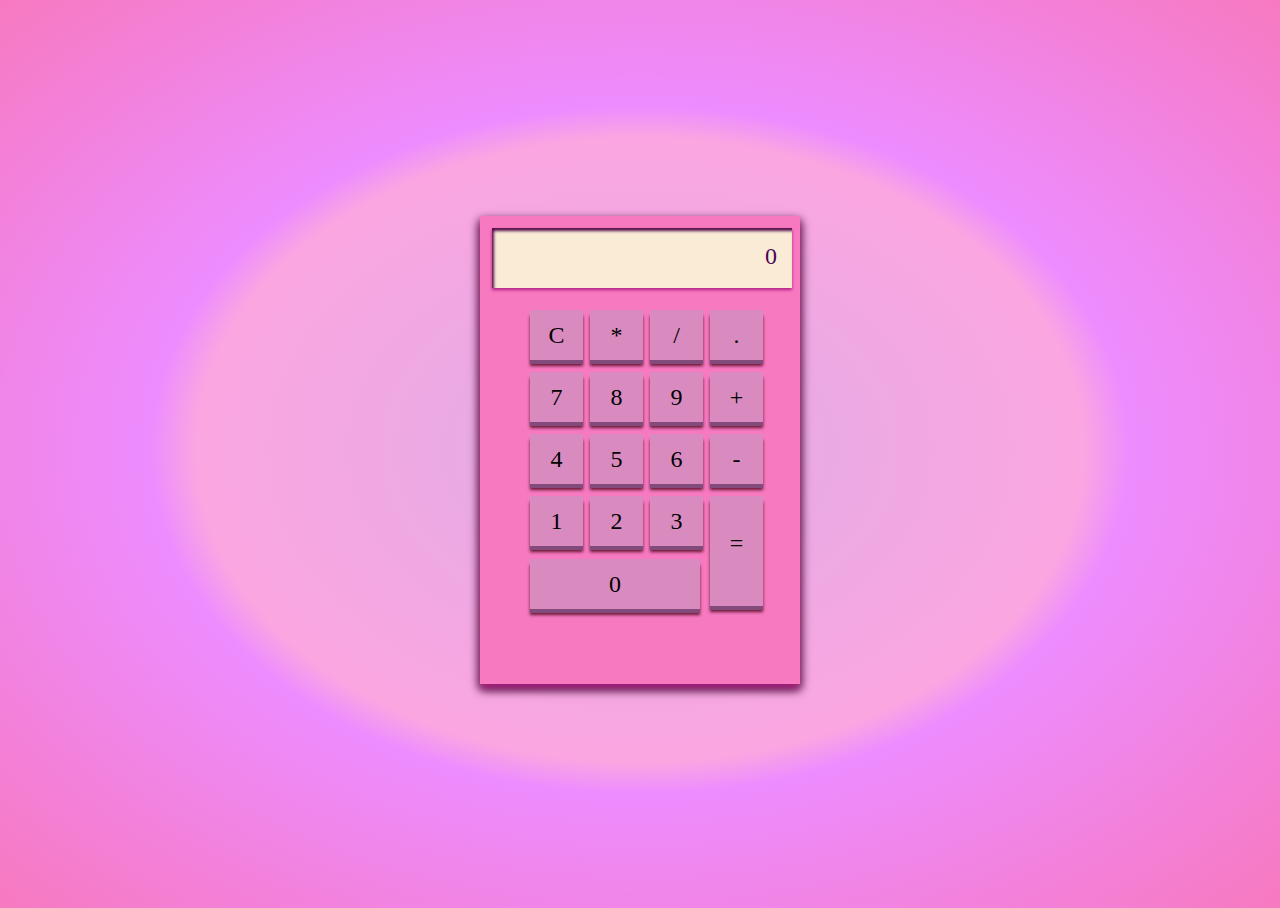
<file: Calculator/practice-calculator.html>
<!DOCTYPE html>
<html lang="en">
<head>
    <meta charset="UTF-8">
    <meta name="viewport" content="width=device-width, initial-scale=1.0">
    <title>Document</title>
</head>
<style>
    html,body{
        height: 100%;
    }
    body{
        background-color: rgb(227, 189, 202);
        /* Permalink - use to edit and share this gradient: https://colorzilla.com/gradient-editor/#dface5+0,fba6e1+49,ed8cff+54,f779c0+100 */
background: radial-gradient(ellipse at center,  #dface5 0%,#fba6e1 49%,#ed8cff 54%,#f779c0 100%); /* W3C, IE10+, FF16+, Chrome26+, Opera12+, Safari7+ */
           
           background-size: cover;
    }
    .calculator{
        width: 300px;
        background: #f779c0;
        text-align: center;
        padding: 10px;
        position: absolute;
        top: 50%;
        left: 50%;
        transform: translate(-50%,-50%);
        box-shadow: 0 5px 8px rgb(176, 33, 133),0 5px 10px rgba(0, 0, 0,10.75);
        
    }
    .res{
        width: 90%;
        background-color: antiquewhite;
        padding: 15px;
        font-size: 24px;
        text-align: right;
        margin: 2px;
        height: 30px;
        color: #4a0855;
        box-shadow: inset 2px 3px 3px rgb(83, 14, 74),0 2px 3px rgb(176, 33, 133);
        overflow: hidden;
    }
    ul li{
        cursor: pointer;
        position:relative;
        width: 15%;
        line-height: 36px;
        padding: 7px;
        float: left;
        font-size: 24px;
        list-style: none;
        margin:6px 7px 6px 0;
        background-color: #d98bc0;
        box-shadow:0 4px  rgb(131, 74, 124) , 0 6px 3px rgb(103, 22, 50);
        
    }
    ul li:active{
        top: -4px;
        box-shadow: none;
    }
    ul li:nth-child(16){
        height: 96px;
      line-height: 80px;
    }
    ul li:last-child{
        
        width: 60%;
        top: -59px;
    }
  
</style>
<body>
    <div class="calculator">
        <div class="res">0</div>
            <ul>
                <li>C</li>
                <li>*</li>
                <li>/</li>
                <li>.</li>
                <li>7</li>
                <li>8</li>
                <li>9</li>
                <li>+</li>
                <li>4</li>
                <li>5</li>
                <li>6</li>
                <li>-</li>
                <li>1</li>
                <li>2</li>
                <li>3</li>
                <li>=</li>
                <li>0</li>
            </ul>
        
    </div>
    <script>
        const result=document.querySelector(".res")
        const calculator=document.querySelector(".calculator")
        const lis=document.querySelectorAll("ul li")
          
            lis.forEach((node)=>{
                node.addEventListener('mousedown',function(event){
            console.log("value")
          const value=  node.innerText.trim()
        const text=  result.innerText.trim("")
        if(text=='0'||text=='undefined'||text=='infinity'){
             result.innerText=''
             return true;
        }
          if(value=='C'){
           result.innerText=''
           return true;
          }
            if(value=='='){
                let solution=eval(text)
                result.innerText=solution
                return true;
            }
             result.append(value)
            })
            
        })

    </script>
</body>
</html>
</file>
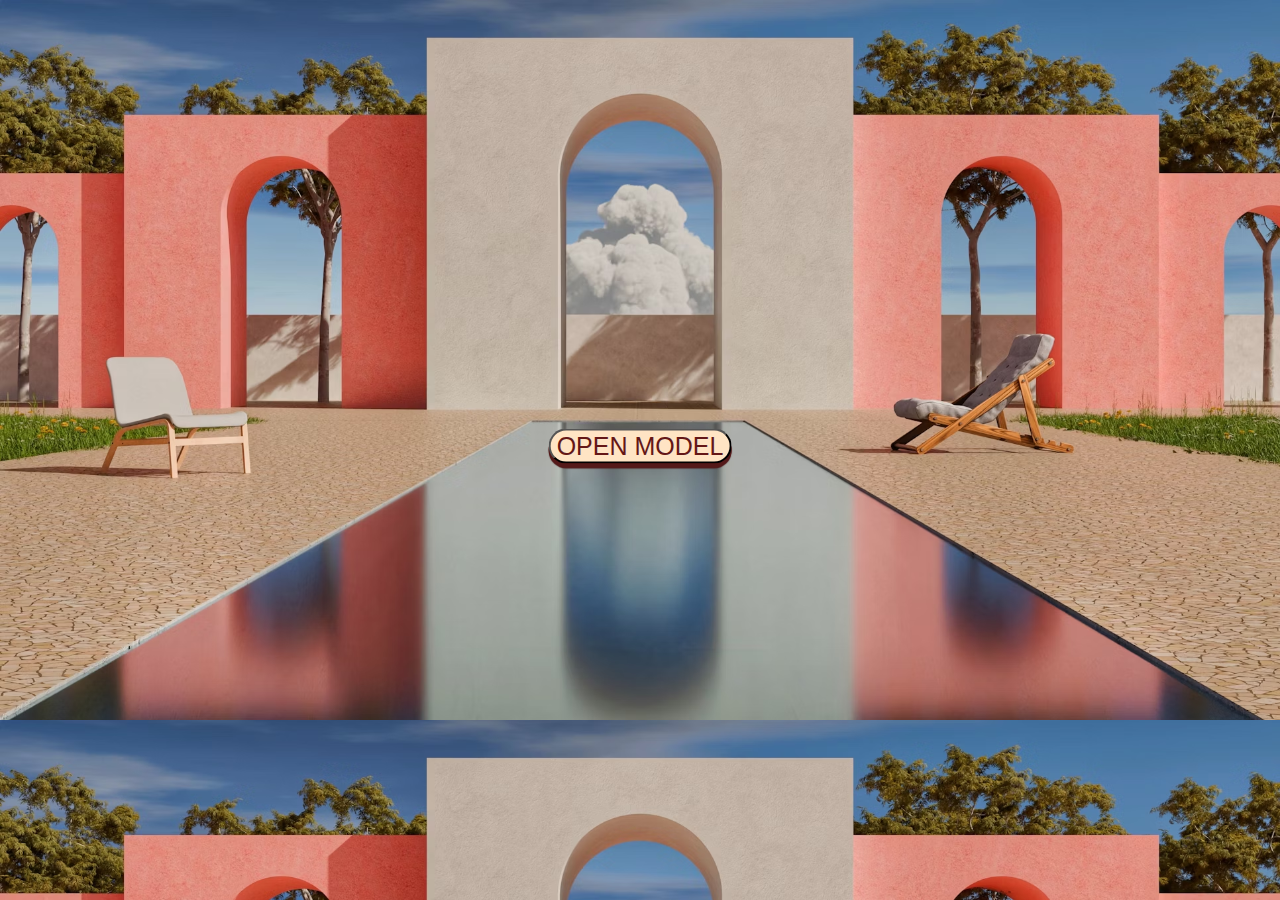
<file: Model/practive-model.html>
<!DOCTYPE html>
<html lang="en">
<head>
    <meta charset="UTF-8">
    <meta name="viewport" content="width=device-width, initial-scale=1.0">
    <title>Document</title>
    <link rel="preconnect" href="https://fonts.googleapis.com">
<link rel="preconnect" href="https://fonts.gstatic.com" crossorigin>
<link href="https://fonts.googleapis.com/css2?family=Jersey+15&family=Roboto:ital,wght@0,100;0,300;0,400;0,500;0,700;0,900;1,100;1,300;1,400;1,500;1,700;1,900&display=swap" rel="stylesheet">
</head>
<style>
    body{
        background-image: url('pink.jpg');
        background-size: cover;
       width: 100%;
    }
    button{
        position: absolute;
        top: 50%;
        left: 50%;
        transform: translate(-50%,-50%);
        text-align: center;
        font-size: 25px;
        background-color: bisque;
       color: rgb(100, 23, 23);
        box-shadow: 0 4px 0 rgb(85, 25, 25),0 5px 1px rgb(77, 27, 27);
        border-radius: 50px;
        margin-top: -4px;
        transition: all 0.15s ease-in-out;
        
    }
    button:hover{
          background-color: rgb(240, 238, 235);
          box-shadow: 0 5px 0 rgb(235, 217, 217), 0 6px 1px rgb(181, 169, 169);
          outline: 0;
          border: 2px solid gray;
          color: rgb(109, 104, 104);
    }
    button:active{
        margin-top: 0px;
        box-shadow: none;
    }
    .back{
        background-color: rgba(0, 0, 0,0.1);
        width: 100%;
        z-index: -10;
        opacity: 0;
        transition: opacity 0.25s ease-in-out, z-index 0.25 ease-in-out;
    }
    .back.active{
        opacity: 1;
        z-index: 10;
    }
    .due{
        position: absolute;
        top: 50%;
        left: 50%;
        transform: translate(-50%,-50%);
        font-size: 20px;
        text-align:center ;
        width: 50%;
        height: 50%;
        padding: 15px;
        background-color: rgb(250, 243, 215);
        color: rgb(66, 12, 12);
        justify-content: center;
        margin: 10px;
        font-family: "Roboto", serif;
         font-optical-sizing: auto;
        font-weight: 100;
       font-style: normal;
        font-variation-settings:
        "wdth" 100;
        z-index: -10;
        opacity: 0;
 
    }
    .due.active{
        opacity: 1;
        z-index: 11;
        
    }
    
    
    .btn-accept{
        position: relative;
        left: 10px;
        top: 100px;
      
    }
    
    .btn-close{
        position: relative;
        top: 100px;
        left: 20px;
        margin: 0;
        
    }
</style>
<body>
    <button  class="open-model">OPEN MODEL
    </button>
    <div class="back  js-back"></div>
    <div class="due  js-due">
        <h1>OPEN MODEL</h1>
        Lorem Ipsum is simply dummy text of the printing and typesetting
             industry. Lorem Ipsum has been the industry's standard dummy text
              ever since the 1500s, when an unknown printer took a galley of type
               and scrambled it
             to make a type specimen book. It has survived not only five 
             centuries.
             <button  class="btn-accept js-btn">Accept
            </button>
            <button  class=" btn-close  js-btn">Close
            </button>

    </div>
    

    <script>
        const back =document.querySelector(".js-back")
        const due=document.querySelector(".js-due")
        const mod=document.querySelector(".open-model")
        mod.addEventListener('click',function(event){
           event.preventDefault()
            console.log("click")
            back.classList.add("active")
            due.classList.add("active")
        })
       const btn=document.querySelectorAll(".js-btn")
       btn.forEach(node=>{
       node.addEventListener('click' , function(e){
       e.preventDefault()
       back.classList.remove("active")
       due.classList.remove("active")
       })
    })
    </script>
</body>
</html>
</file>
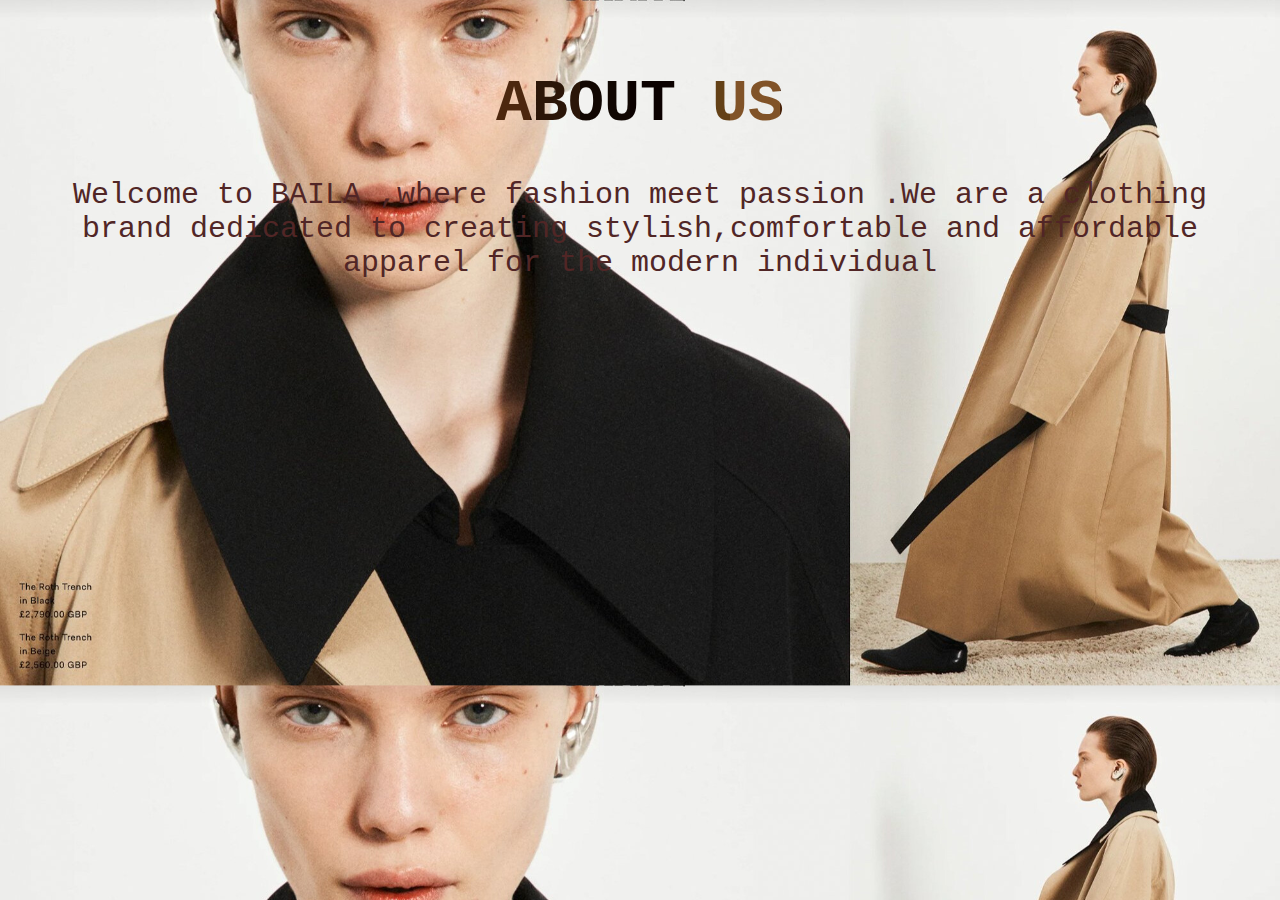
<file: project/about.html>
<!DOCTYPE html>
<html lang="en">
<head>
    <meta charset="UTF-8">
    <meta name="viewport" content="width=device-width, initial-scale=1.0">
    <title>Document</title>
    <link rel="stylesheet" type="text/css" href="class-project.css">
</head>
<body>
    <div class="text1">
    <h1>ABOUT US</h1>
    <p>Welcome to BAILA ,where fashion meet passion
        .We are a clothing brand dedicated to creating stylish,comfortable
    and affordable apparel for the modern individual </p>
    </div>
    
</body>
</html>
</file>
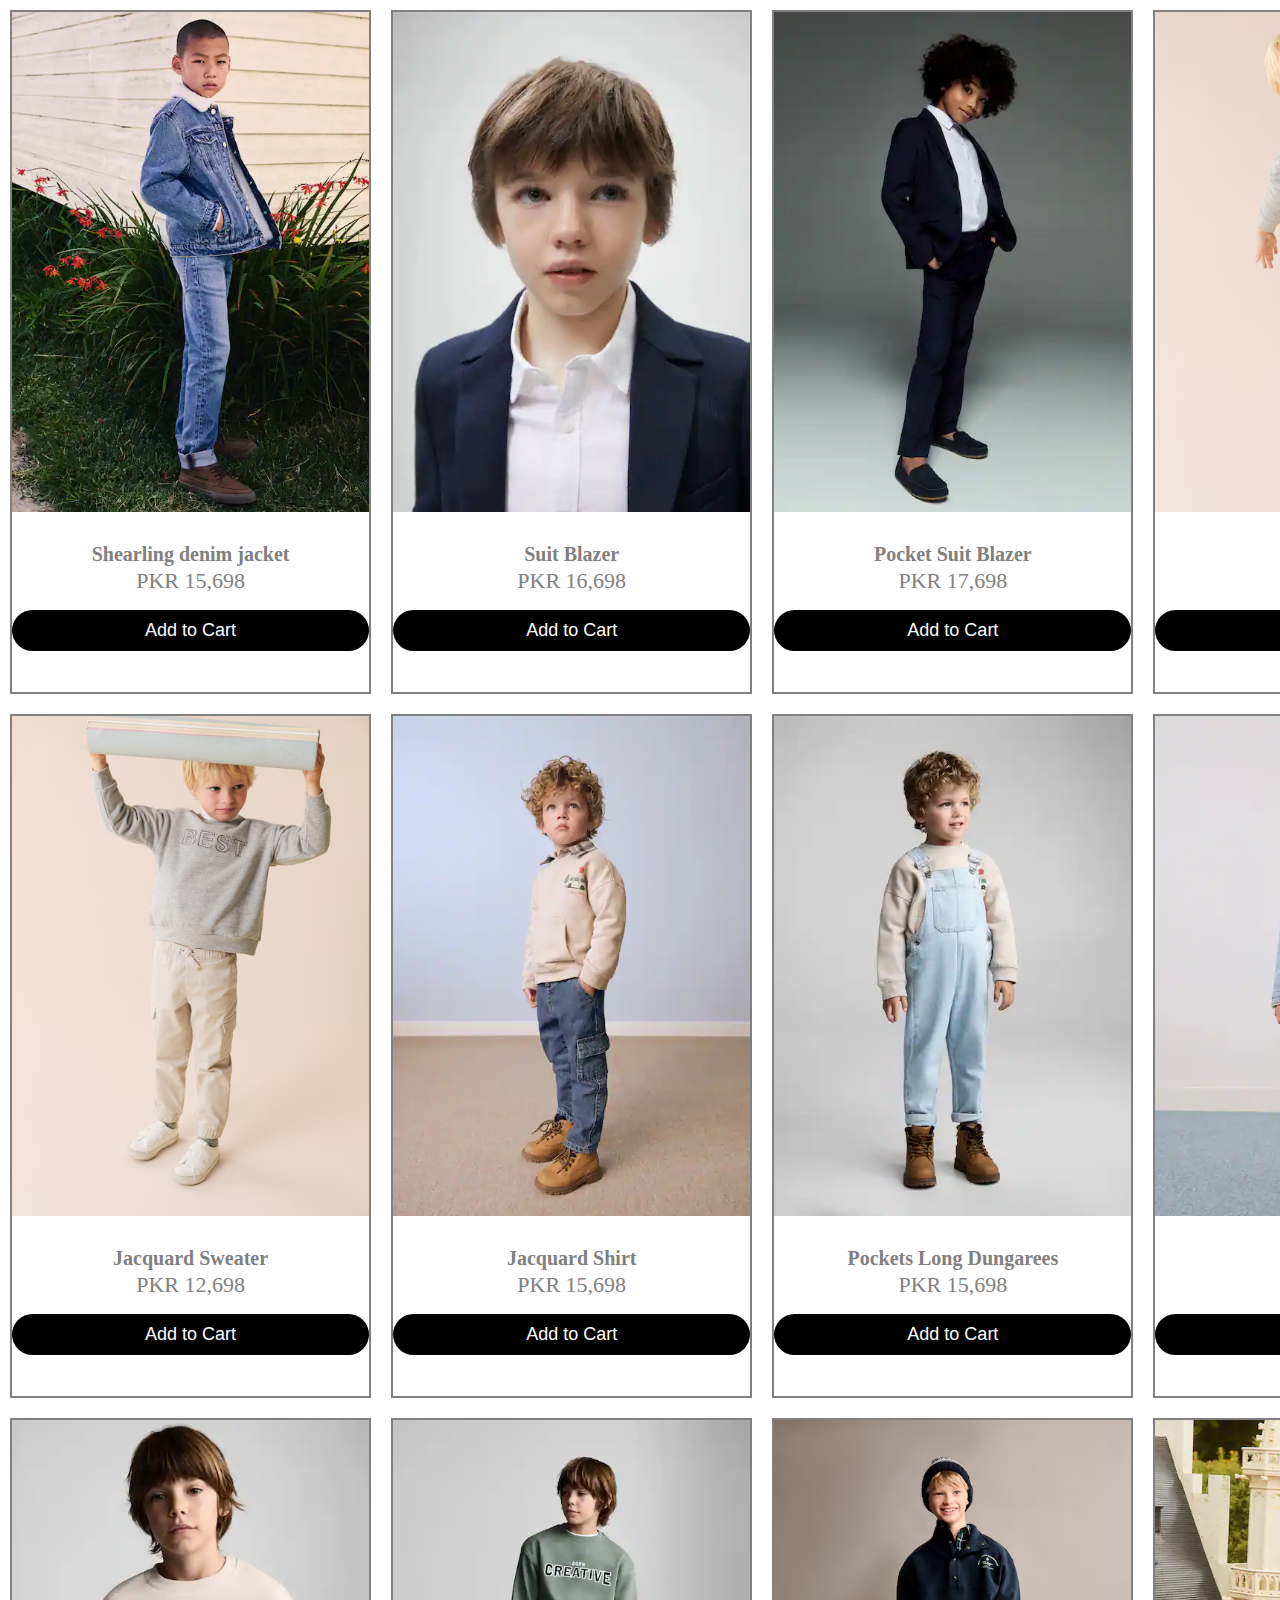
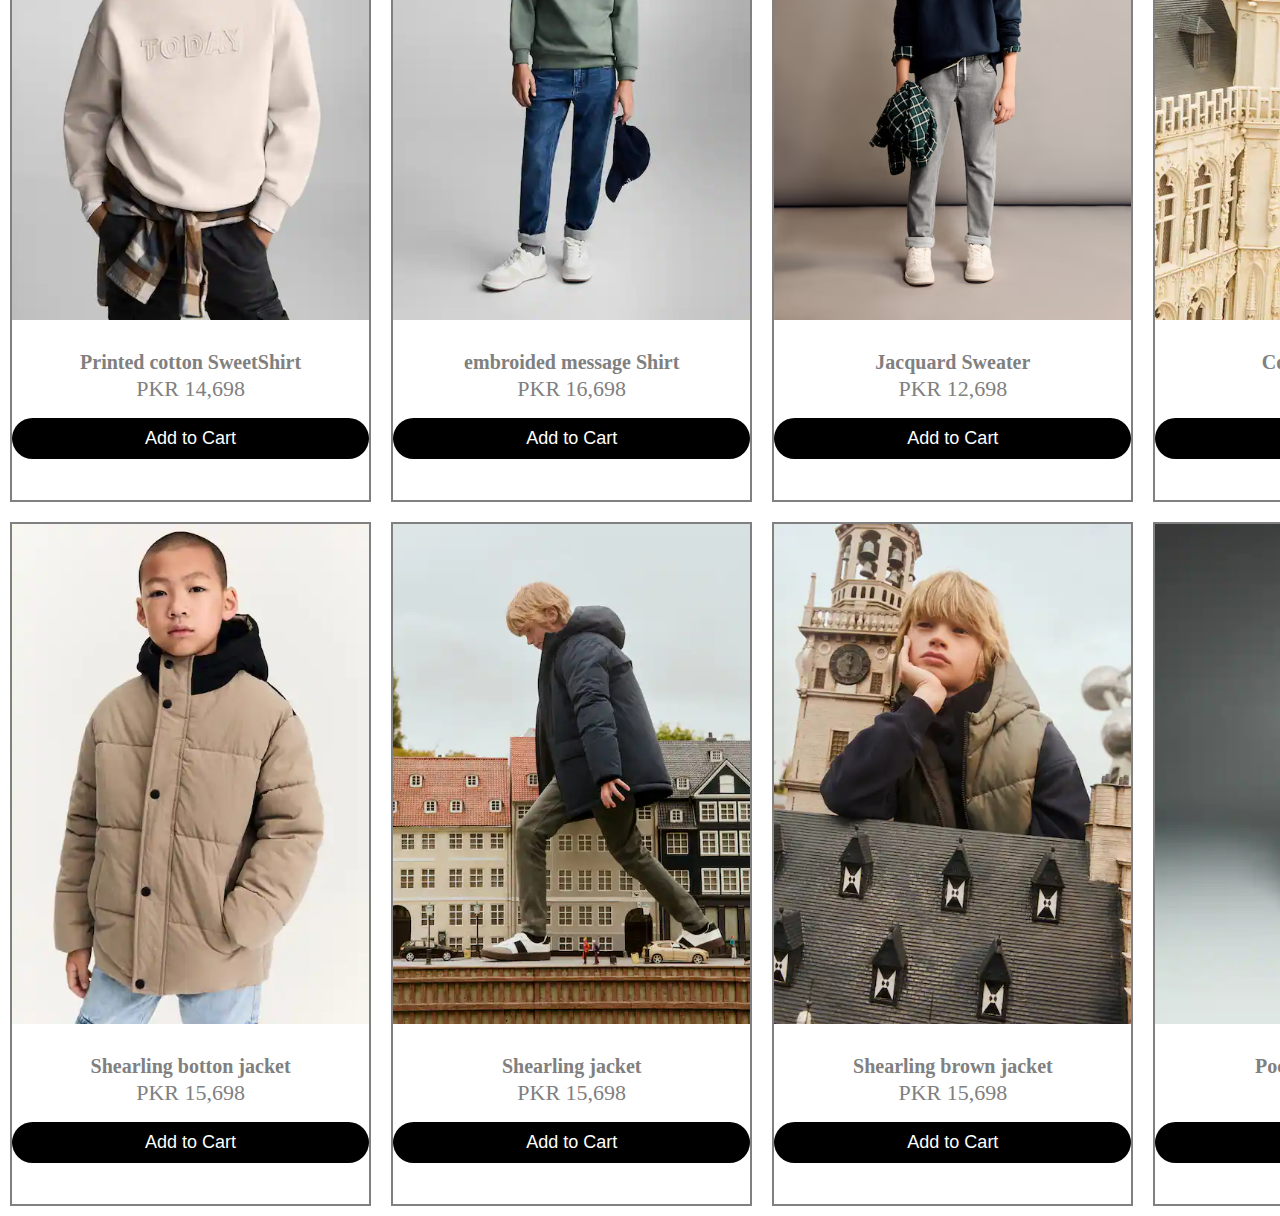
<file: project/boy.html>
<!DOCTYPE html>
<html lang="en">
<head>
    <meta charset="UTF-8">
    <meta name="viewport" content="width=device-width, initial-scale=1.0">
    <title>Document</title>
    <link rel="stylesheet" href="class-project2.css">
</head>
<body>
    <div class="wdress">
        <div class="winter">
        <div class="coat">
          <img src="boy1.jpg"  alt="image">
          <h4>Shearling denim jacket</h4>
            <p class="price">PKR 15,698</p>
            <p><button><a href="cart.html">Add to Cart</a></button></p>
        </div>
        <div class="coat">
          <img src="boy2.jpg" alt="image">
          <h4> Suit Blazer</h4>
            <p class="price">PKR 16,698</p>
            <p><button><a href="cart.html">Add to Cart</a></button></p>
        </div>
        <div class="coat">
          <img src="boy3.jpg" alt="image">
          <h4>Pocket Suit Blazer</h4>
            <p class="price">PKR 17,698</p>
            <p><button><a href="cart.html">Add to Cart</a></button></p>
        </div>
        <div class="coat">
            <img src="boy4.jpg"  alt="image">
            <h4>Oxford shirt</h4>
            <p class="price">PKR 13,698</p>
            <p><button><a href="cart.html">Add to Cart</a></button></p>
          </div>
          </div>
          <div class="winter">
          <div class="coat">
            <img src="boy5.jpg" alt="image">
            <h4>Jacquard Sweater</h4>
            <p class="price">PKR 12,698</p>
            <p><button><a href="cart.html">Add to Cart</a></button></p>
          </div>
          <div class="coat">
            <img src="boy6.jpg" alt="image">
            <h4>Jacquard Shirt</h4>
            <p class="price">PKR 15,698</p>
            <p><button><a href="cart.html">Add to Cart</a></button></p>
          </div>
          <div class="coat">
            <img src="boy7.jpg" alt="image">
            <h4>Pockets Long Dungarees</h4>
            <p class="price">PKR 15,698</p>
            <p><button><a href="cart.html">Add to Cart</a></button></p>
          </div>
          <div class="coat">
              <img src="boy8.jpg"  alt="image">
              <h4>Denim shirt</h4>
            <p class="price">PKR 12,698</p>
            <p><button><a href="cart.html">Add to Cart</a></button></p>
            </div>
            </div>
            <div class="winter">
            <div class="coat">
              <img src="boy9.jpg" alt="image">
              <h4>Printed cotton SweetShirt</h4>
              <p class="price">PKR 14,698</p>
              <p><button><a href="cart.html">Add to Cart</a></button></p>

            </div>
            <div class="coat">
              <img src="boy10.jpg" alt="image">
              <h4>embroided message Shirt</h4>
              <p class="price">PKR 16,698</p>
              <p><button><a href="cart.html">Add to Cart</a></button></p>
              </div>
              <div class="coat">
                <img src="boy11.jpg" alt="image">
                <h4>Jacquard Sweater</h4>
                <p class="price">PKR 12,698</p>
                <p><button><a href="cart.html">Add to Cart</a></button></p>
              </div>
              <div class="coat">
                  <img src="boy12.jpg"  alt="image">
                  <h4>Cotton wool coat</h4>
                  <p class="price">PKR 16,698</p>
                  <p><button><a href="cart.html">Add to Cart</a></button></p>
                </div>
                </div>
                <div class="winter">
                <div class="coat">
                  <img src="boy13.jpg" alt="image">
                  <h4>Shearling botton jacket</h4>
            <p class="price">PKR 15,698</p>
            <p><button><a href="cart.html">Add to Cart</a></button></p>
                </div>
                <div class="coat">
                  <img src="boy14.jpg" alt="image">
                  <h4>Shearling jacket</h4>
            <p class="price">PKR 15,698</p>
            <p><button><a href="cart.html">Add to Cart</a></button></p>
                  </div>
                  <div class="coat">
                    <img src="boy15.jpg" alt="image">
                    <h4>Shearling brown jacket</h4>
            <p class="price">PKR 15,698</p>
            <p><button><a href="cart.html">Add to Cart</a></button></p>
                  </div>
                  <div class="coat">
                      <img src="boy16.jpg"  alt="image">
                      <h4>Pocket Suit Blazer</h4>
            <p class="price">PKR 16,698</p>
            <p><button><a href="cart.html">Add to Cart</a></button></p>
                    </div>
            </div>
          
      </div>
    
</body>
</html>
</file>
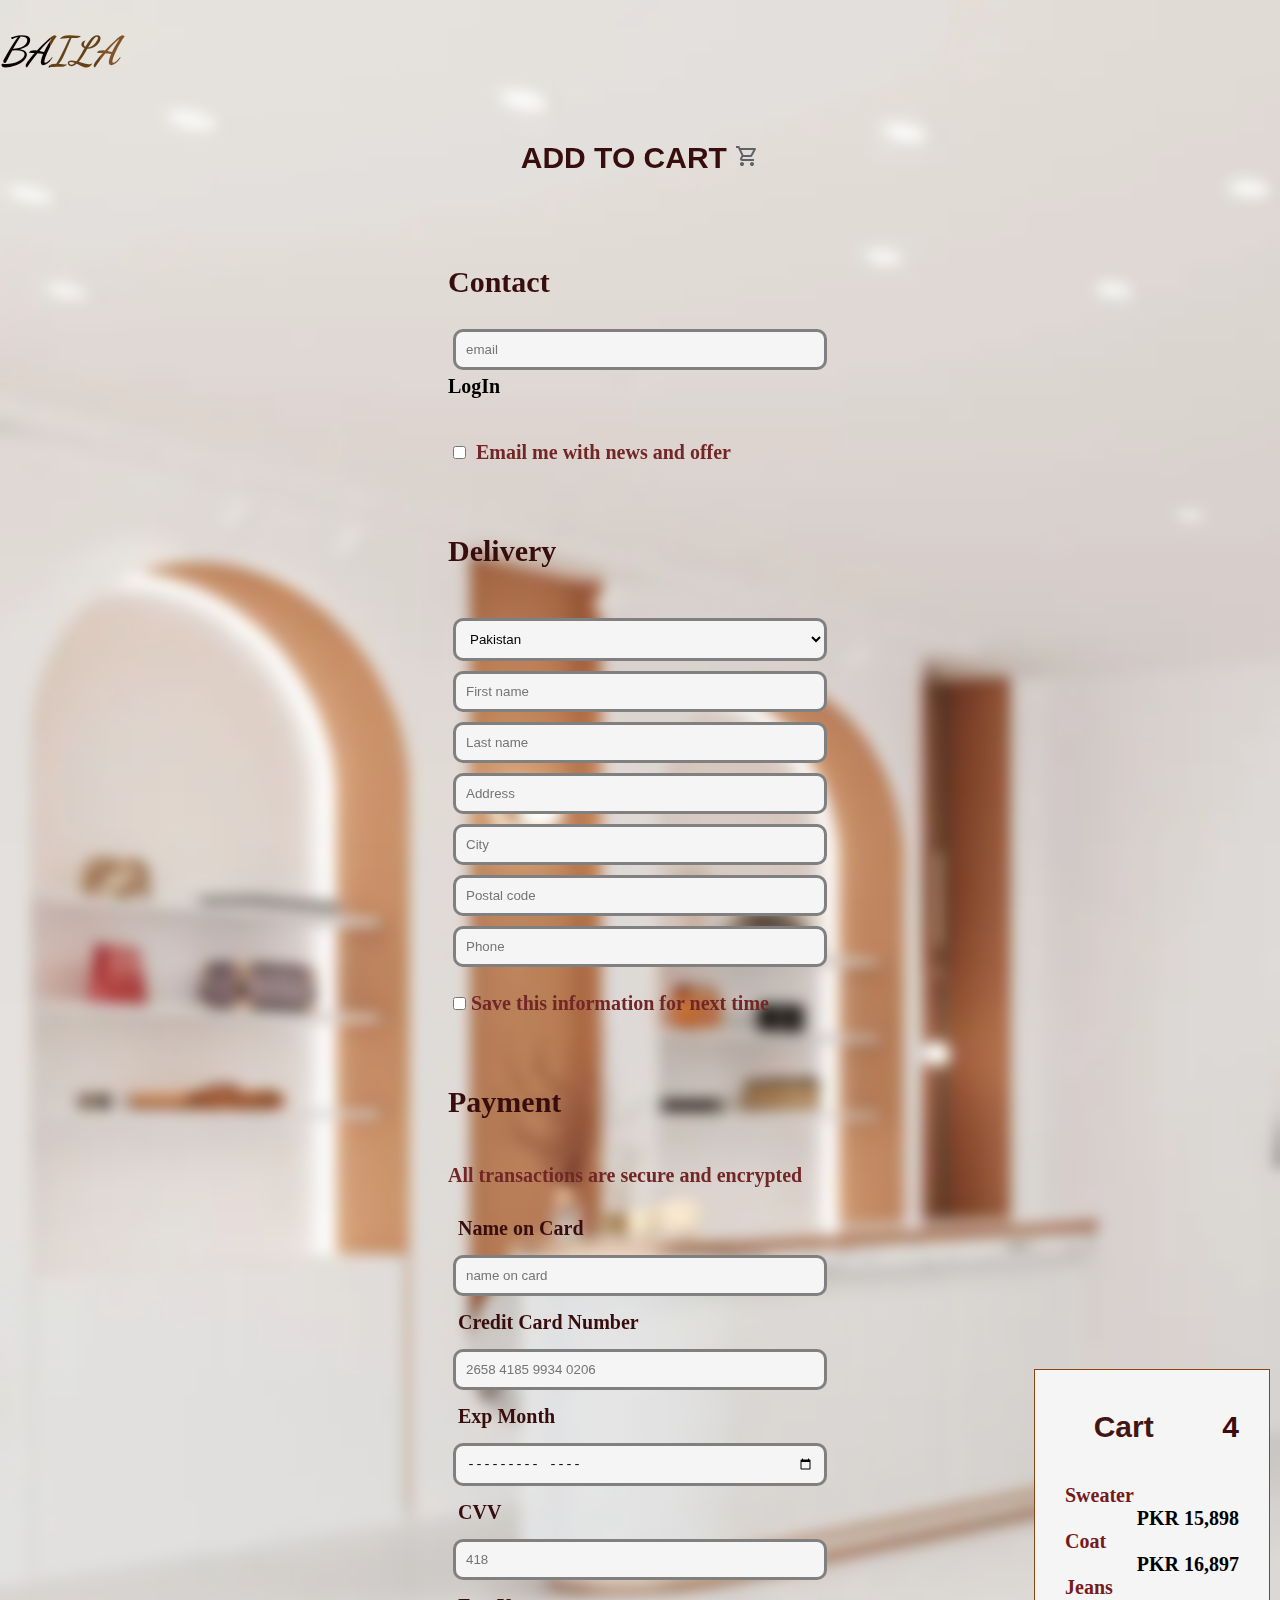
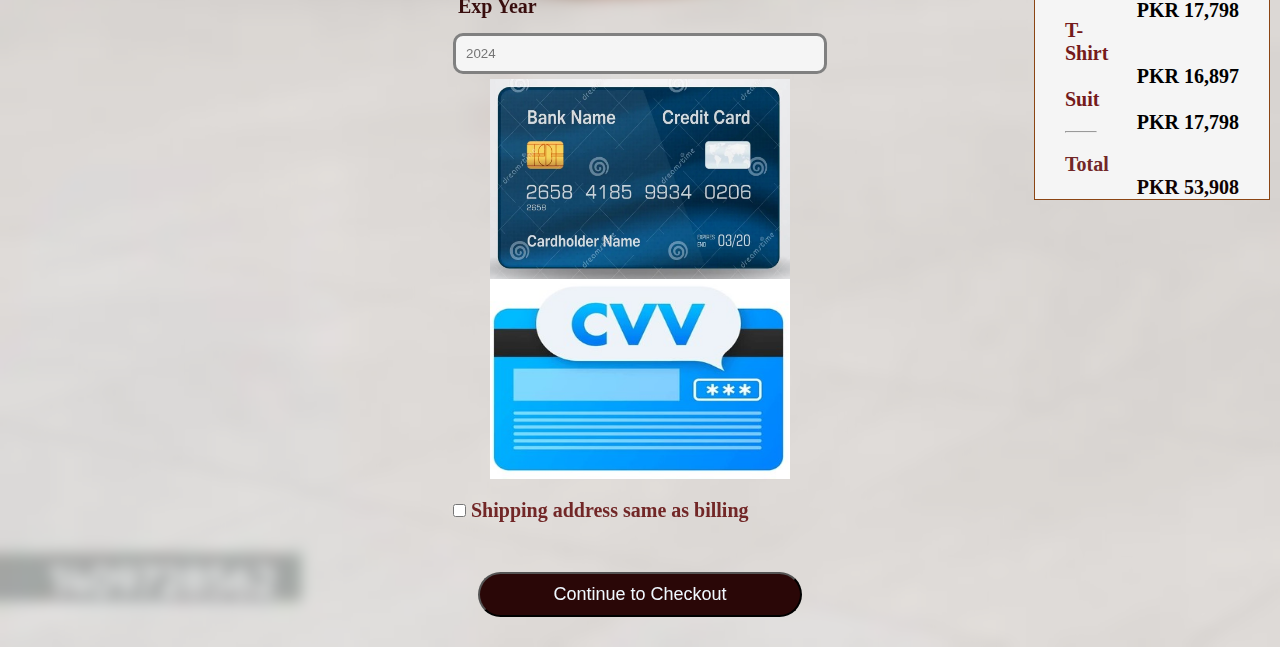
<file: project/cart.html>
<!DOCTYPE html>
<html lang="en">
<head>
    <meta charset="UTF-8">
    <meta name="viewport" content="width=device-width, initial-scale=1.0">
    <title>ADD to Cart</title>
    <link rel="stylesheet" type="text/css" href="cart.css">
    <link rel="preconnect" href="https://fonts.googleapis.com">
<link rel="preconnect" href="https://fonts.gstatic.com" crossorigin>
<link href="https://fonts.googleapis.com/css2?family=Dancing+Script:wght@400..700&family=Jersey+15&family=Roboto:ital,wght@0,100;0,300;0,400;0,500;0,700;0,900;1,100;1,300;1,400;1,500;1,700;1,900&family=Share:ital,wght@0,400;0,700;1,400;1,700&display=swap" rel="stylesheet">
    <link rel="stylesheet" href="https://cdnjs.cloudflare.com/ajax/libs/font-awesome/6.6.0/css/all.min.css"
      integrity="sha512-Kc323vGBEqzTmouAECnVceyQqyqdsSiqLQISBL29aUW4U/M7pSPA/gEUZQqv1cwx4OnYxTxve5UMg5GT6L4JJg==" crossorigin="anonymous" referrerpolicy="no-referrer" />


</head>
<body>
    <div class="inline">
    <h1>BAILA</h1>
    <form>
        <h4> ADD TO CART <img src="shopping_cart.svg"></h4>
        <h2>Contact</h2>
        <input type="email"  placeholder="email" checked>
       
        <a href="login.html">LogIn</a>
        <br>
       <p> <input type="checkbox"> Email me with news and offer</p>
        <h2>Delivery</h2>
         <label for="Country/region"></label>
        <select>
            
            <option>Pakistan</option>
            <option>India</option>
            <option>China</option>
            <option>USA</option>
            <option>England</option>
            <option>Canada</option>
        </select>
        
        <input type="text" placeholder="First name">
        <input type="text" placeholder="Last name">
        <input type=" text" placeholder="Address">
        <input type="text" placeholder="City">
        <input type="text" placeholder="Postal code">
        <input type="text" placeholder="Phone">
        <p>
            <input type="checkbox">Save this information for next time
            </p>
       
        <h2>Payment</h2>
        <p>All transactions are secure and encrypted</p>
        <label>Name on Card</label>
       <input type="text" placeholder="name on card">
       <label >Credit Card Number</label>
       <input type="tel" placeholder="2658 4185 9934 0206">
       <label>Exp Month</label>
       <input type="month" placeholder="03/20">
       <label>CVV</label>
       <input type="tel" placeholder="418">
       <label>Exp Year</label>
       <input type="text" placeholder="2024">
        <img src="bank.jpg" class="bank">
        <img src="card2.jpg" class="bank">
        <p>
        <input type="checkbox" >Shipping address same as billing</p>
        <button>Continue to Checkout</button>
    </form>
    
    <div class="col-25">
        <div class="container">
          <h4 style="color: #441515;">Cart
            <span class="price" style="color:rgb(62, 10, 10)">
              <i class="fa fa-shopping-cart"></i>
              <b>4</b>
            </span>
          </h4>
          <p><a href="women.html">Sweater</a> <span class="price">PKR 15,898</span></p>
          <p><a href="men.html">Coat</a> <span class="price">PKR 16,897</span></p>
          <p><a href="men.html">Jeans</a> <span class="price">PKR 17,798</span></p>
          <p><a href="boy.html">T-Shirt</a> <span class="price">PKR 16,897</span></p>
          <p><a href="men.html">Suit</a> <span class="price">PKR 17,798</span></p>
          <hr>
          <p>Total <span class="price" style="color:rgb(17, 2, 2)"><b>PKR 53,908</b></span></p>
        </div>
      </div>
    </div>
    
</body>
</html>
</file>
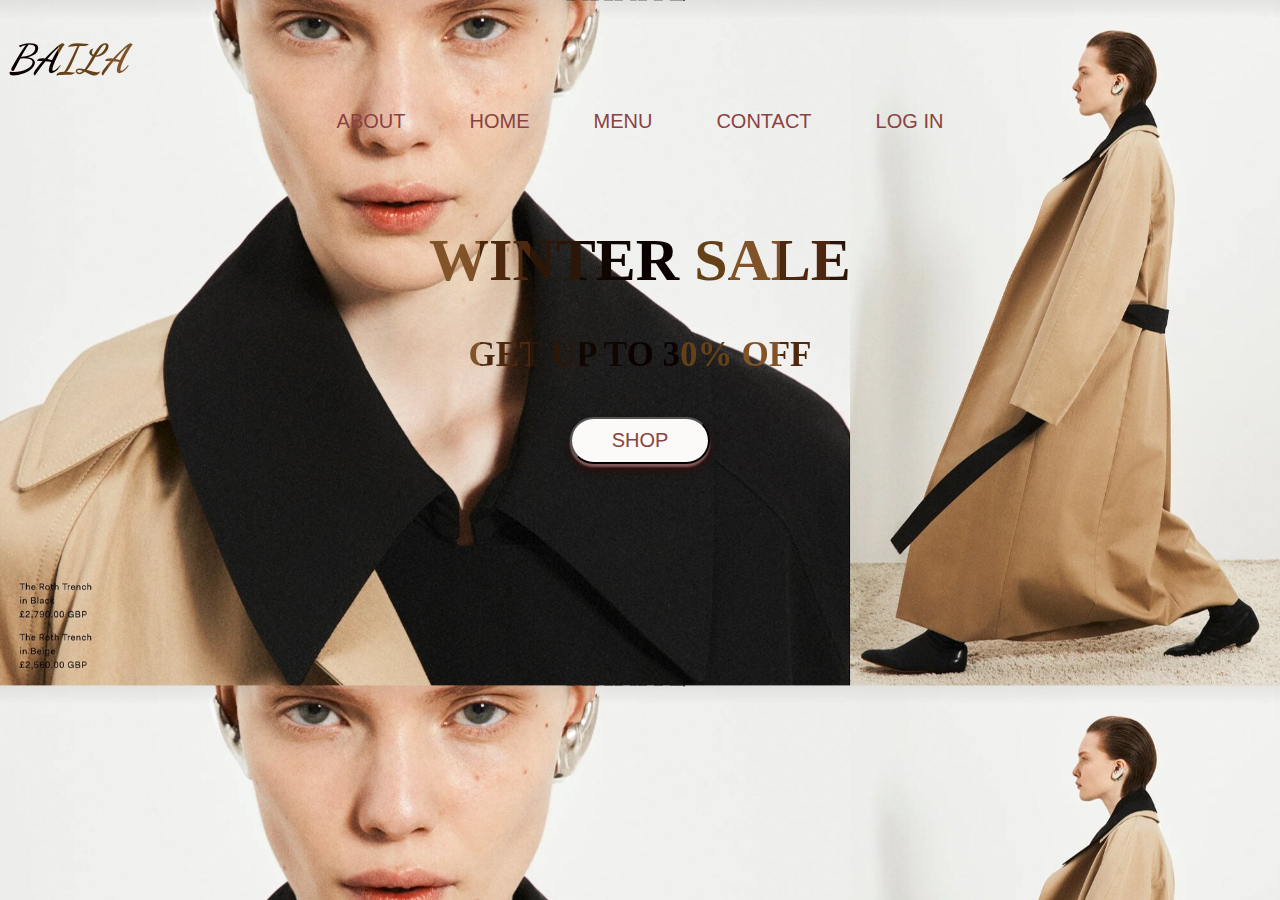
<file: project/class-project.html>
<!DOCTYPE html>
<html lang="en">
<head>
    <meta charset="UTF-8">
    <meta name="viewport" content="width=device-width, initial-scale=1.0">
    <title>BAILA</title>
    <link rel="preconnect" href="https://fonts.googleapis.com">
<link rel="preconnect" href="https://fonts.gstatic.com" crossorigin>
<link href="https://fonts.googleapis.com/css2?family=Dancing+Script:wght@400..700&family=Jersey+15&family=Roboto:ital,wght@0,100;0,300;0,400;0,500;0,700;0,900;1,100;1,300;1,400;1,500;1,700;1,900&family=Share:ital,wght@0,400;0,700;1,400;1,700&display=swap" rel="stylesheet">
    <link rel="stylesheet" type="text/css"
     href="class-project.css">
</head>
<body>
    <nav>
        <h1>BAILA</h1>
        <a href="about.html">About</a>
        <a href="home.html">Home</a>
        <a href="Menu.html">Menu</a>
        <a href="contact.html">Contact</a>
        <a href="login.html">Log In</a>
        
    </nav>
    <main>
        <div>
        <h1>WINTER SALE</h1>
        <h3>GET UP TO 30% OFF</h3>
        <button> 
            <a href =menu.html>SHOP</a></button>
        </div>
    </main>
    
    
</body>
</html>
</file>
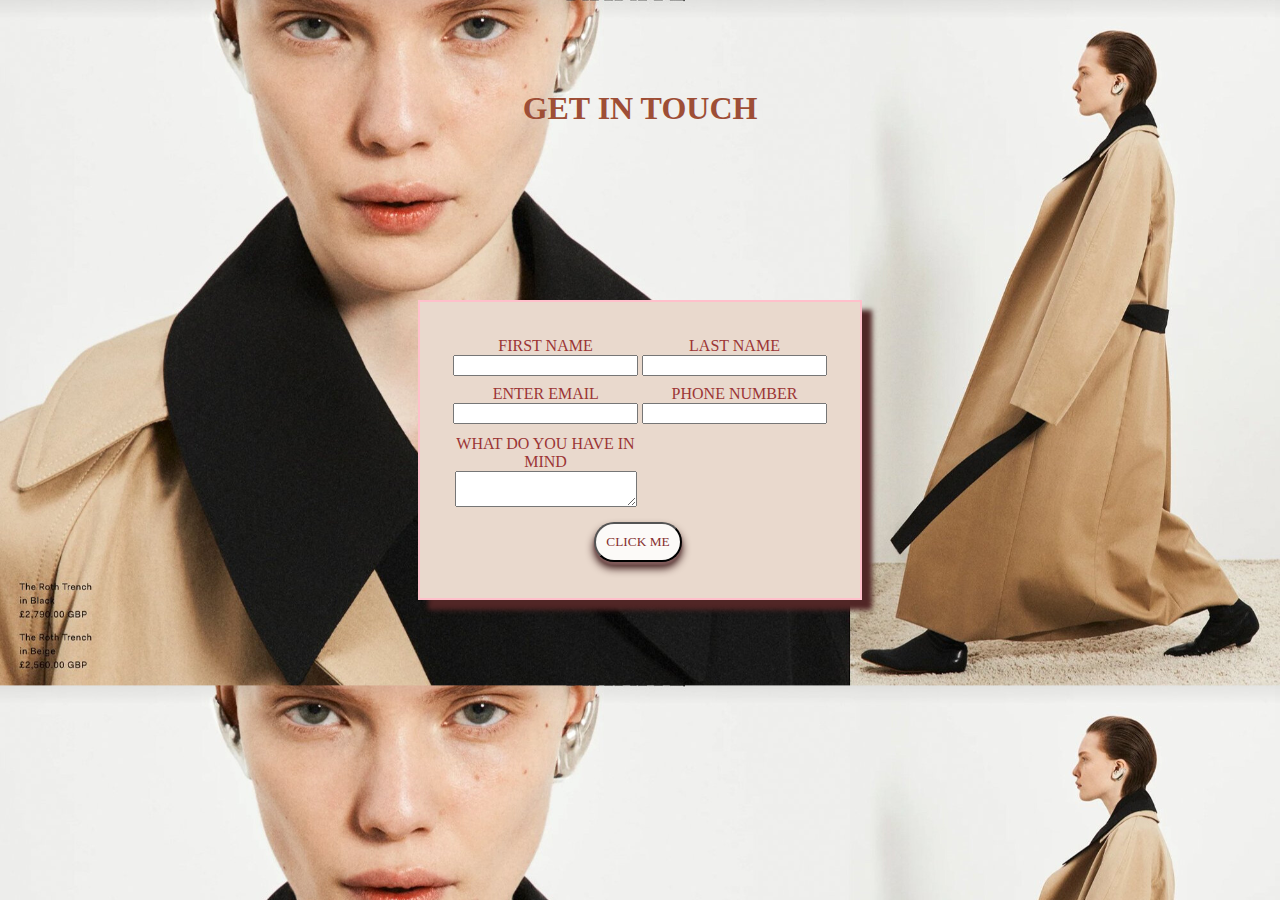
<file: project/contact.html>
<!DOCTYPE html>
<html lang="en">
<head>
    <meta charset="UTF-8">
    <meta name="viewport" content="width=device-width, initial-scale=1.0">
    <title>Document</title>
    <link rel="stylesheet" type="text/css" href="class-project.css">
</head>
<body>
    

        
    <h1 class="cap">GET IN TOUCH</h1>
    <table >
    <form>
        <tr>
        <td>
    <label>FIRST NAME</label>
    
    <input type="text" id="name" >
    </td>
    <td>
        <label>LAST NAME</label>
        <input type="text" id="lname">
    </td>
        </tr>

        <tr>
            <td>
        <label>ENTER EMAIL</label>
        
        <input type="email" id="email" >
        </td>
        <td>
            <label>PHONE NUMBER</label>
            <input type="text" id="number">
        </td>
        
            </tr>
            <tr>
                <td > <label >WHAT DO YOU HAVE IN MIND

                </label>
                 <textarea colspan="2" rowspan="2">
                    </textarea>
                </td>
              </tr>
              <tr>
                <td>
                    <button class="ebn">CLICK ME</button>
                </td>
              </tr>
              
        

    </form>
</table>




    
</body>
</html>
</file>
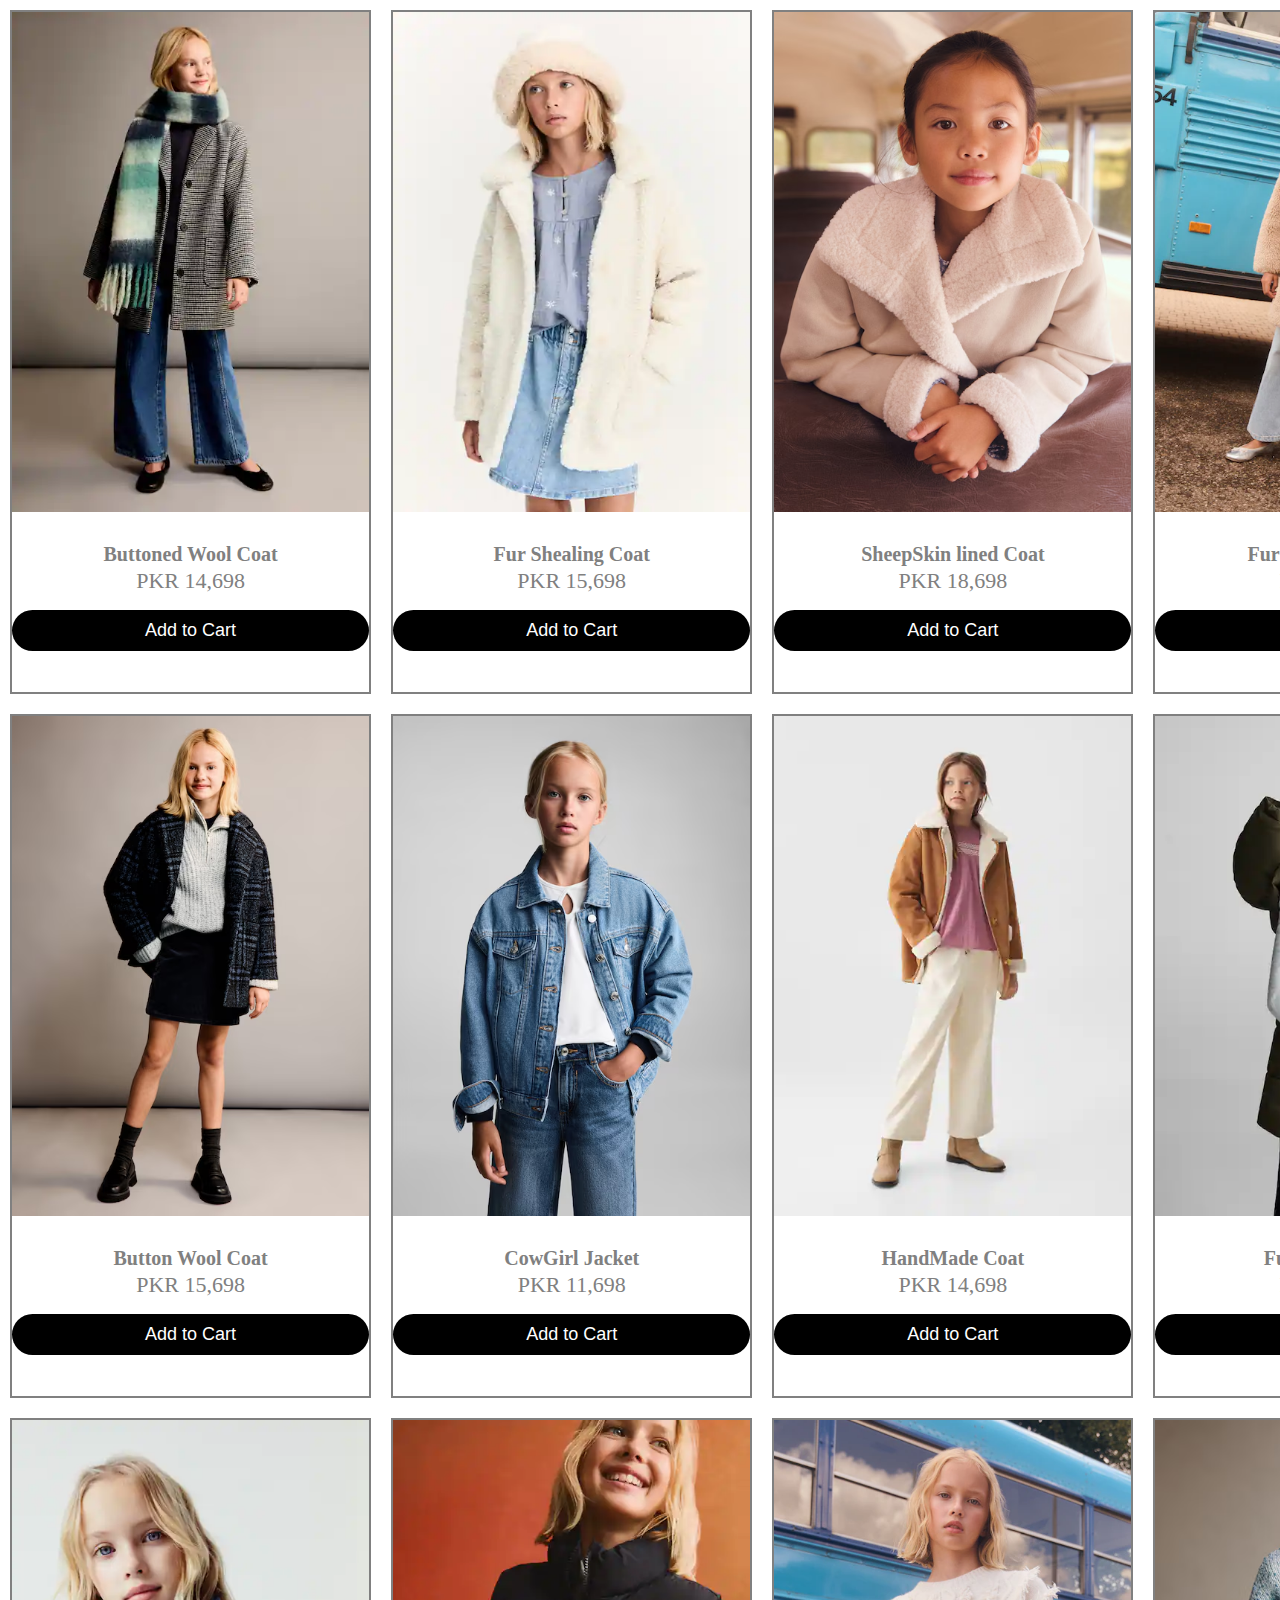
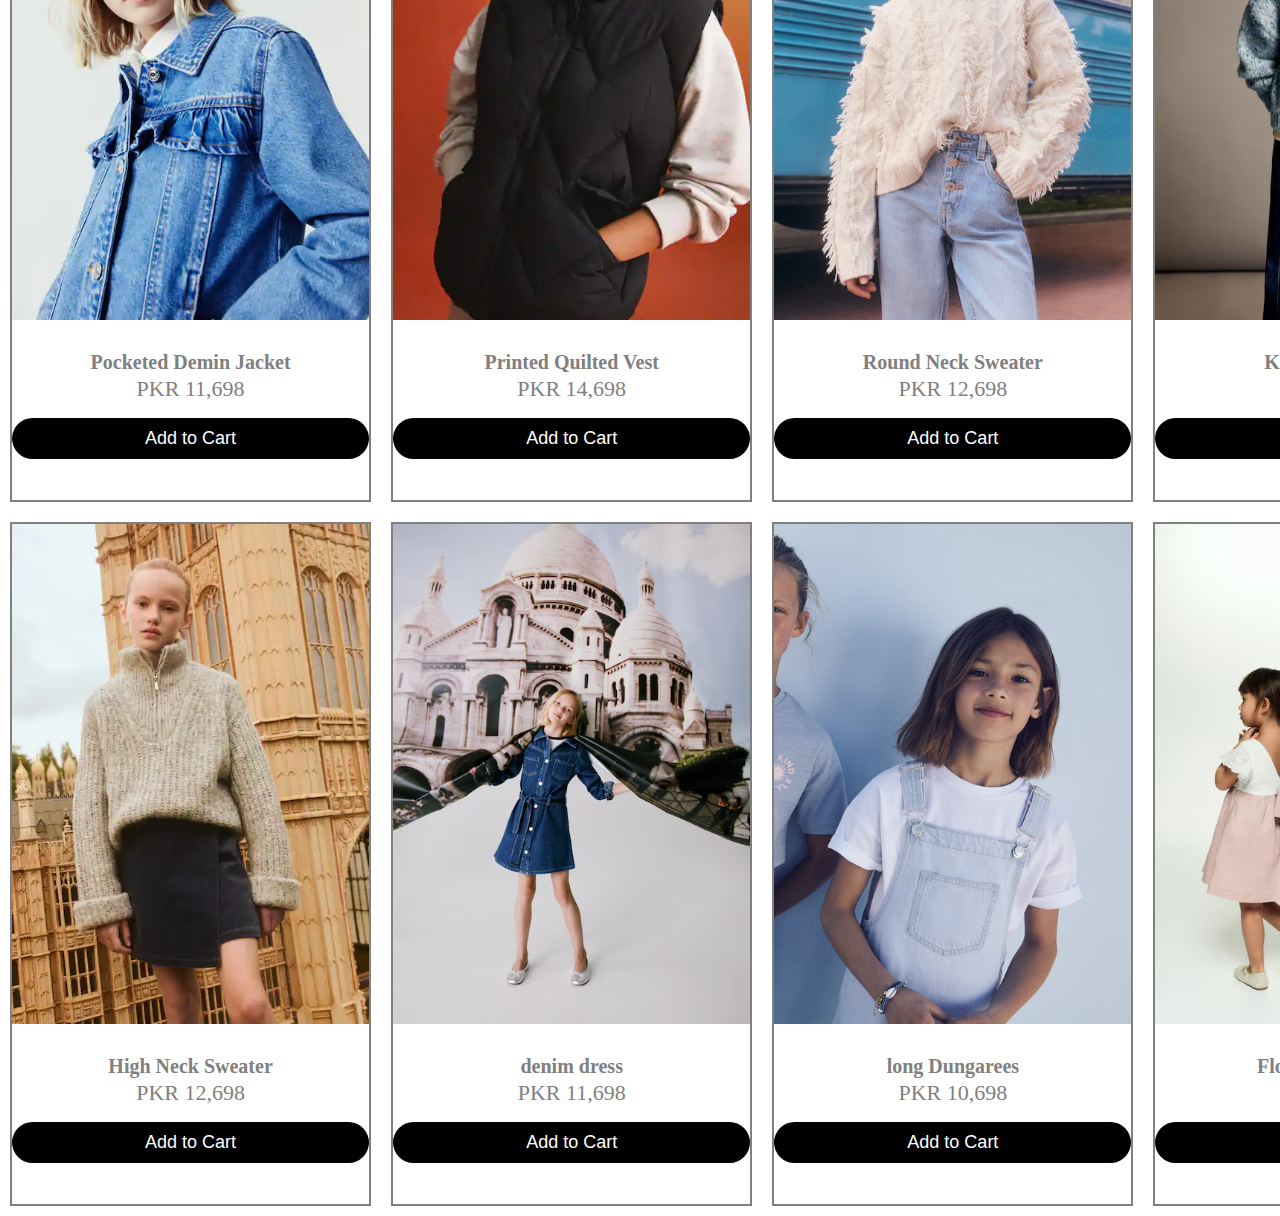
<file: project/girl.html>
<!DOCTYPE html>
<html lang="en">
<head>
    <meta charset="UTF-8">
    <meta name="viewport" content="width=device-width, initial-scale=1.0">
    <title>Document</title>
    <link rel="stylesheet" href="class-project2.css">
</head>
<body>
    <div class="wdress">
        <div class="winter">
        <div class="coat">
          <img src="girl1.jpg"  alt="image">
          <h4>Buttoned Wool Coat</h4>
          <p class="price">PKR 14,698</p>
          <p><button><a href="cart.html">Add to Cart</a></button></p>
        </div>
        <div class="coat">
          <img src="girl2.jpg" alt="image">
          <h4>Fur Shealing Coat</h4>
          <p class="price">PKR 15,698</p>
          <p><button><a href="cart.html">Add to Cart</a></button></p>
        </div>
        <div class="coat">
          <img src="girl3.jpg" alt="image">
          <h4>SheepSkin lined Coat</h4>
          <p class="price">PKR 18,698</p>
          <p><button><a href="cart.html">Add to Cart</a></button></p>
        </div>
        <div class="coat">
            <img src="girl4.jpg"  alt="image">
            <h4>Fur SheepSkin Coat</h4>
            <p class="price">PKR 16,698</p>
            <p><button><a href="cart.html">Add to Cart</a></button></p>
          </div>
          </div>
          <div class="winter">
          <div class="coat">
            <img src="girl5.jpg" alt="image">
            <h4>Button Wool Coat</h4>
            <p class="price">PKR 15,698</p>
            <p><button><a href="cart.html">Add to Cart</a></button></p>
          </div>
          <div class="coat">
            <img src="girl6.jpg" alt="image">
            <h4>CowGirl Jacket </h4>
            <p class="price">PKR 11,698</p>
            <p><button><a href="cart.html">Add to Cart</a></button></p>
          </div>
          <div class="coat">
            <img src="girl7.jpg" alt="image">
            <h4>HandMade Coat</h4>
            <p class="price">PKR 14,698</p>
            <p><button><a href="cart.html">Add to Cart</a></button></p>
          </div>
          <div class="coat">
              <img src="girl8.jpg"  alt="image">
              <h4>Fur Inner parka</h4>
              <p class="price">PKR 13,698</p>
              <p><button><a href="cart.html">Add to Cart</a></button></p>
            </div>
            </div>
            <div class="winter">
            <div class="coat">
              <img src="girl9.jpg" alt="image">
              <h4>Pocketed Demin Jacket</h4>
              <p class="price">PKR 11,698</p>
              <p><button><a href="cart.html">Add to Cart</a></button></p>
            </div>
            <div class="coat">
              <img src="girl10.jpg" alt="image">
              <h4>Printed Quilted Vest</h4>
              <p class="price">PKR 14,698</p>
              <p><button><a href="cart.html">Add to Cart</a></button></p>
              </div>
              <div class="coat">
                <img src="girl11.jpg" alt="image">
                <h4>Round Neck Sweater</h4>
                <p class="price">PKR 12,698</p>
                <p><button><a href="cart.html">Add to Cart</a></button></p>
              </div>
              <div class="coat">
                  <img src="girl12.jpg"  alt="image">
                  <h4> Knitted Sweater</h4>
                  <p class="price">PKR 10,698</p>
                  <p><button><a href="cart.html">Add to Cart</a></button></p>
                </div>
                </div>
                <div class="winter">
                <div class="coat">
                  <img src="girl13.jpg" alt="image">
                  <h4>High Neck Sweater</h4>
                  <p class="price">PKR 12,698</p>
                  <p><button><a href="cart.html">Add to Cart</a></button></p>
                </div>
                <div class="coat">
                  <img src="girl14.jpg" alt="image">
                  <h4>denim dress</h4>
                  <p class="price">PKR 11,698</p>
                  <p><button><a href="cart.html">Add to Cart</a></button></p>
                  </div>
                  <div class="coat">
                    <img src="girl15.jpg" alt="image">
                    <h4>long Dungarees</h4>
                    <p class="price">PKR 10,698</p>
                    <p><button><a href="cart.html">Add to Cart</a></button></p>
                  </div>
                  <div class="coat">
                      <img src="girl16.jpg"  alt="image">
                      <h4>Floral Print Dress</h4>
                      <p class="price">PKR 11,698</p>
                      <p><button><a href="cart.html">Add to Cart</a></button></p>
                    </div>
            </div>
          
      </div>
</body>
</html>
</file>
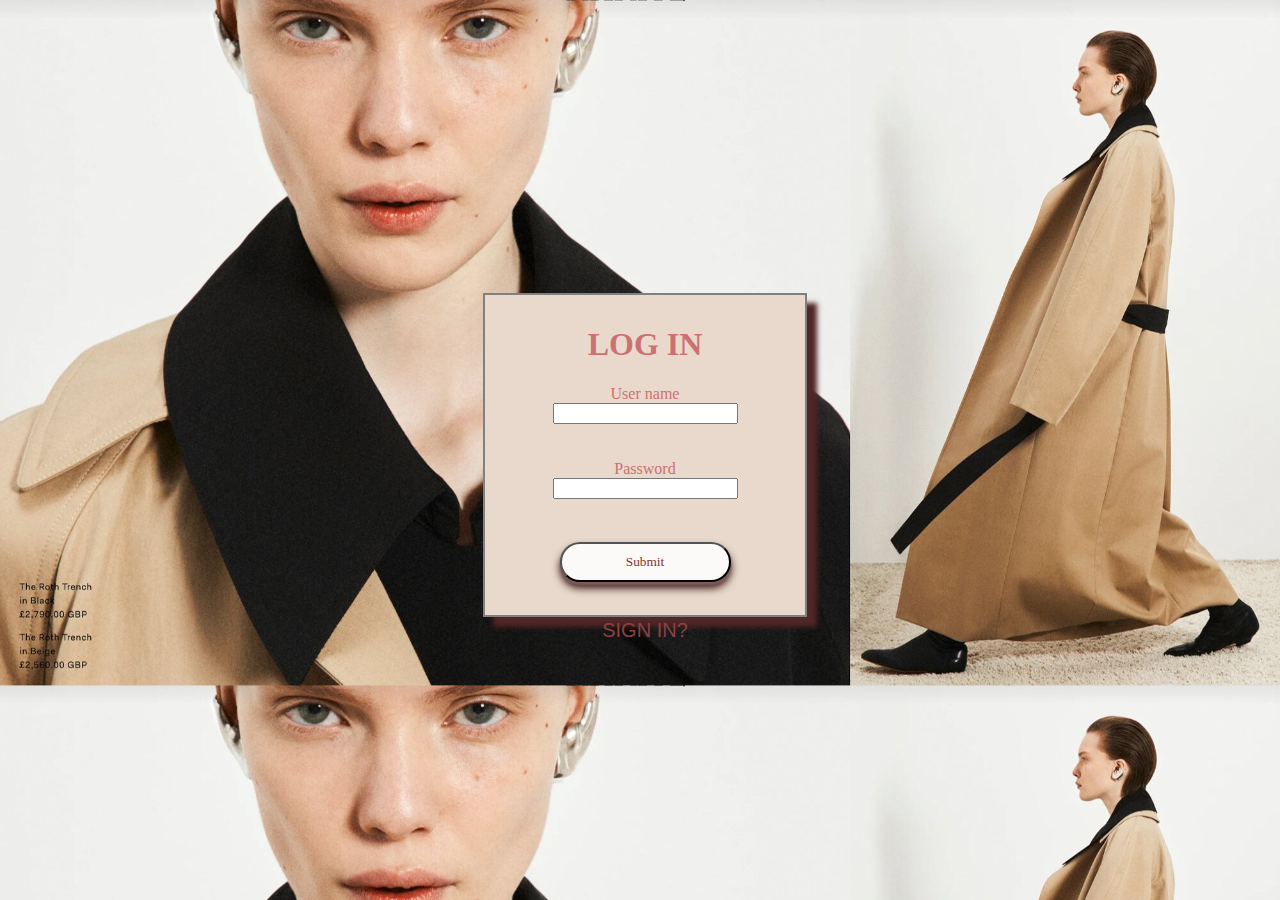
<file: project/login.html>
<!DOCTYPE html>
<html lang="en">
<head>
    <meta charset="UTF-8">
    <meta name="viewport" content="width=device-width, initial-scale=1.0">
    <title>Document</title>
    <link rel="stylesheet" type="text/css" href="class-project.css">
</head>
<body>
    <form method="get" action="">
        <h1>LOG IN</h1>
        <label>User name</label>
        <input type="text" name="username">
        <br/>
        <br/>
        <label> Password</label>
        <input type="text" >
        <br/>
        <br/>
        <button type="submit">Submit</button>
        
            <a href="signIn.html">SIGN IN?</a>
    
        

    </form>
    
</body>
</html>
</file>
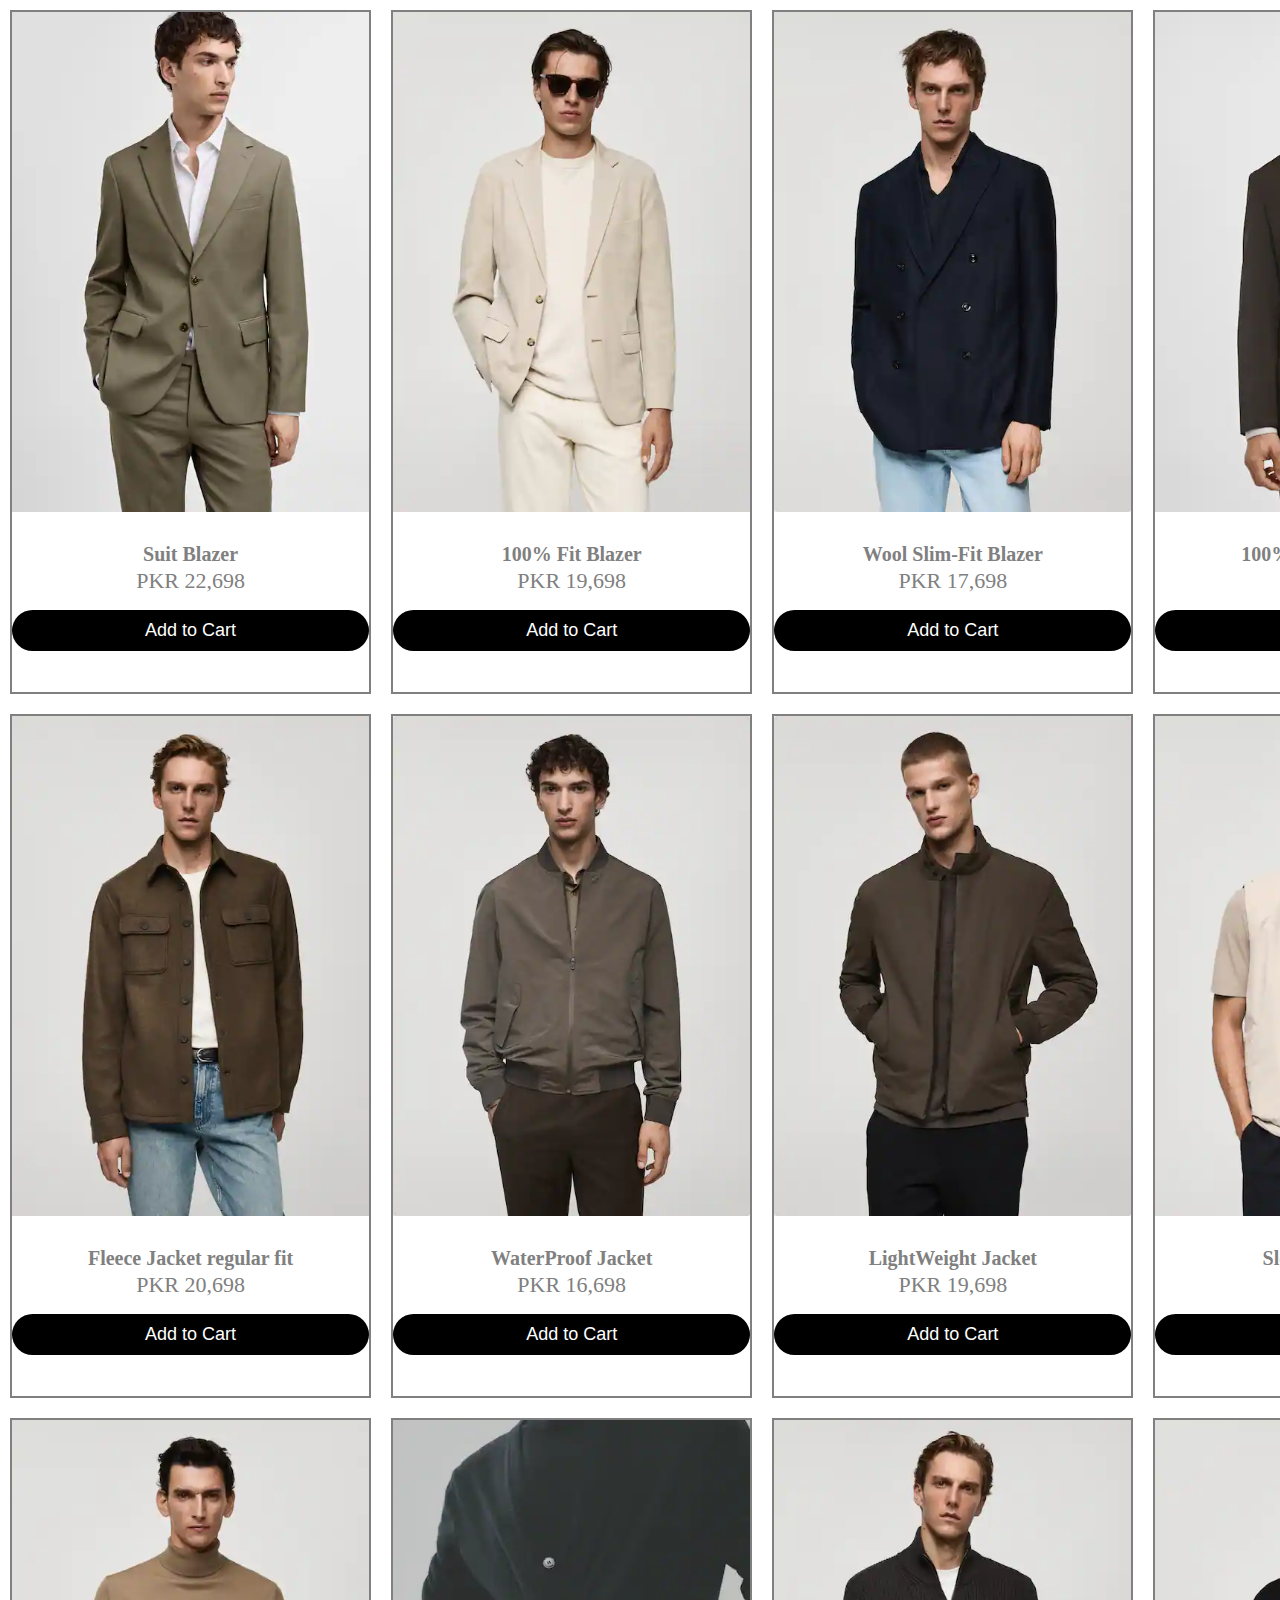
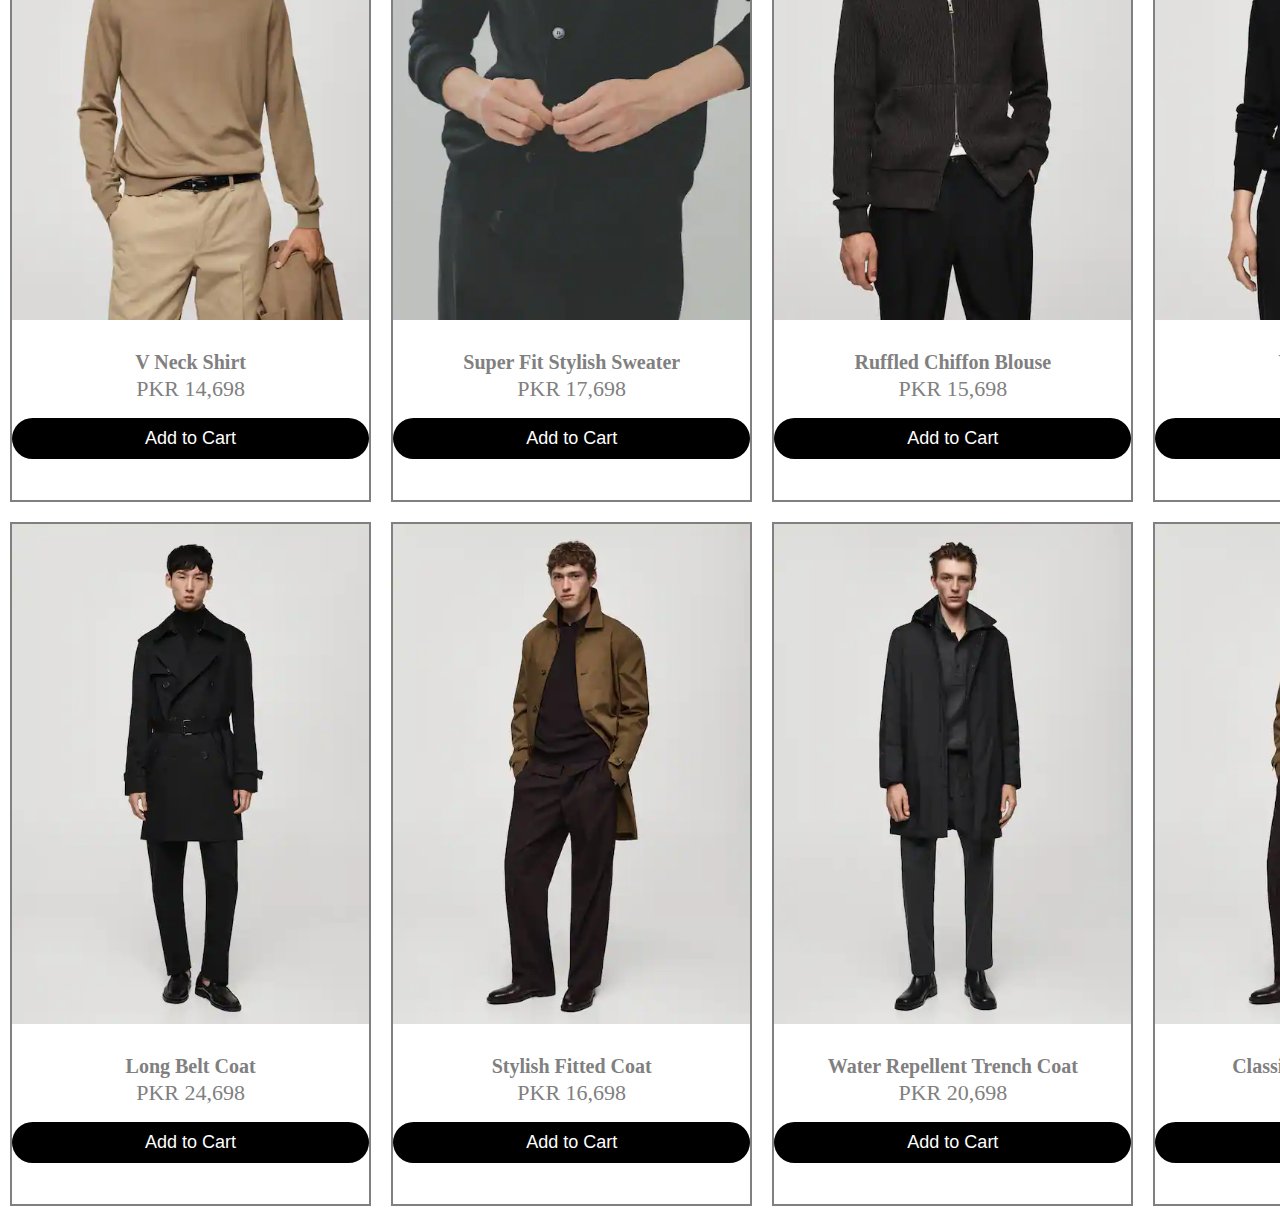
<file: project/men.html>
<!DOCTYPE html>
<html lang="en">
<head>
    <meta charset="UTF-8">
    <meta name="viewport" content="width=device-width, initial-scale=1.0">
    <title>Document</title>
    <link rel="stylesheet" href="class-project2.css">
</head>
<body>
    <div class="wdress">
        <div class="winter">
        <div class="coat">
          <img src="men1.jpg"  alt="image">
          <h4> Suit Blazer</h4>
            <p class="price">PKR 22,698</p>
            <p><button><a href="cart.html">Add to Cart</a></button></p>
        </div>
        <div class="coat">
          <img src="men2.jpg" alt="image">
          <h4>100% Fit  Blazer</h4>
            <p class="price">PKR 19,698</p>
            <p><button><a href="cart.html">Add to Cart</a></button></p>
        </div>
        <div class="coat">
          <img src="men3.jpg" alt="image">
          <h4> Wool Slim-Fit Blazer</h4>
            <p class="price">PKR 17,698</p>
            <p><button><a href="cart.html">Add to Cart</a></button></p>
        </div>
        <div class="coat">
            <img src="men4.jpg"  alt="image">
            <h4> 100% Slim-Fit Blazer</h4>
            <p class="price">PKR 21,698</p>
            <p><button><a href="cart.html">Add to Cart</a></button></p>
          </div>
          </div>
          <div class="winter">
          <div class="coat">
            <img src="men5.jpg" alt="image">
            <h4> Fleece Jacket regular fit</h4>
            <p class="price">PKR 20,698</p>
            <p><button><a href="cart.html">Add to Cart</a></button></p>
          </div>
          <div class="coat">
            <img src="men6.jpg" alt="image">
            <h4> WaterProof Jacket</h4>
            <p class="price">PKR 16,698</p>
            <p><button><a href="cart.html">Add to Cart</a></button></p>
          </div>
          <div class="coat">
            <img src="men7.jpg" alt="image">
            <h4> LightWeight Jacket</h4>
            <p class="price">PKR 19,698</p>
            <p><button><a href="cart.html">Add to Cart</a></button></p>
          </div>
          <div class="coat">
              <img src="men8.jpg"  alt="image">
              <h4> SleveLess Jacket</h4>
            <p class="price">PKR 15,698</p>
            <p><button><a href="cart.html">Add to Cart</a></button></p>
            </div>
            </div>
            <div class="winter">
            <div class="coat">
              <img src="men9.jpg" alt="image">
              <h4> V Neck Shirt</h4>
            <p class="price">PKR 14,698</p>
            <p><button><a href="cart.html">Add to Cart</a></button></p>
            </div>
            <div class="coat">
              <img src="men10.jpg" alt="image">
              <h4> Super Fit Stylish Sweater</h4>
            <p class="price">PKR 17,698</p>
            <p><button><a href="cart.html">Add to Cart</a></button></p>
              </div>
              <div class="coat">
                <img src="men11.jpg" alt="image">
                <h4> Ruffled Chiffon Blouse</h4>
            <p class="price">PKR 15,698</p>
            <p><button><a href="cart.html">Add to Cart</a></button></p>
              </div>
              <div class="coat">
                  <img src="men12.jpg"  alt="image">
                  <h4> V Neck Shirt</h4>
            <p class="price">PKR 16,698</p>
            <p><button><a href="cart.html">Add to Cart</a></button></p>
                </div>
                </div>
                <div class="winter">
                <div class="coat">
                  <img src="men13.jpg" alt="image">
                  <h4> Long Belt Coat</h4>
            <p class="price">PKR 24,698</p>
            <p><button><a href="cart.html">Add to Cart</a></button></p>
                </div>
                <div class="coat">
                  <img src="men14.jpg" alt="image">
                  <h4> Stylish Fitted Coat</h4>
            <p class="price">PKR 16,698</p>
            <p><button><a href="cart.html">Add to Cart</a></button></p>
                  </div>
                  <div class="coat">
                    <img src="men15.jpg" alt="image">
                    <h4> Water Repellent Trench Coat</h4>
            <p class="price">PKR 20,698</p>
            <p><button><a href="cart.html">Add to Cart</a></button></p>
                  </div>
                  <div class="coat">
                      <img src="men16.jpg"  alt="image">
                      <h4>Classic Water Repellent</h4>
            <p class="price">PKR 20,698</p>
            <p><button><a href="cart.html">Add to Cart</a></button></p>
                    </div>
            </div>
          
      </div>
    
</body>
</html>
</file>
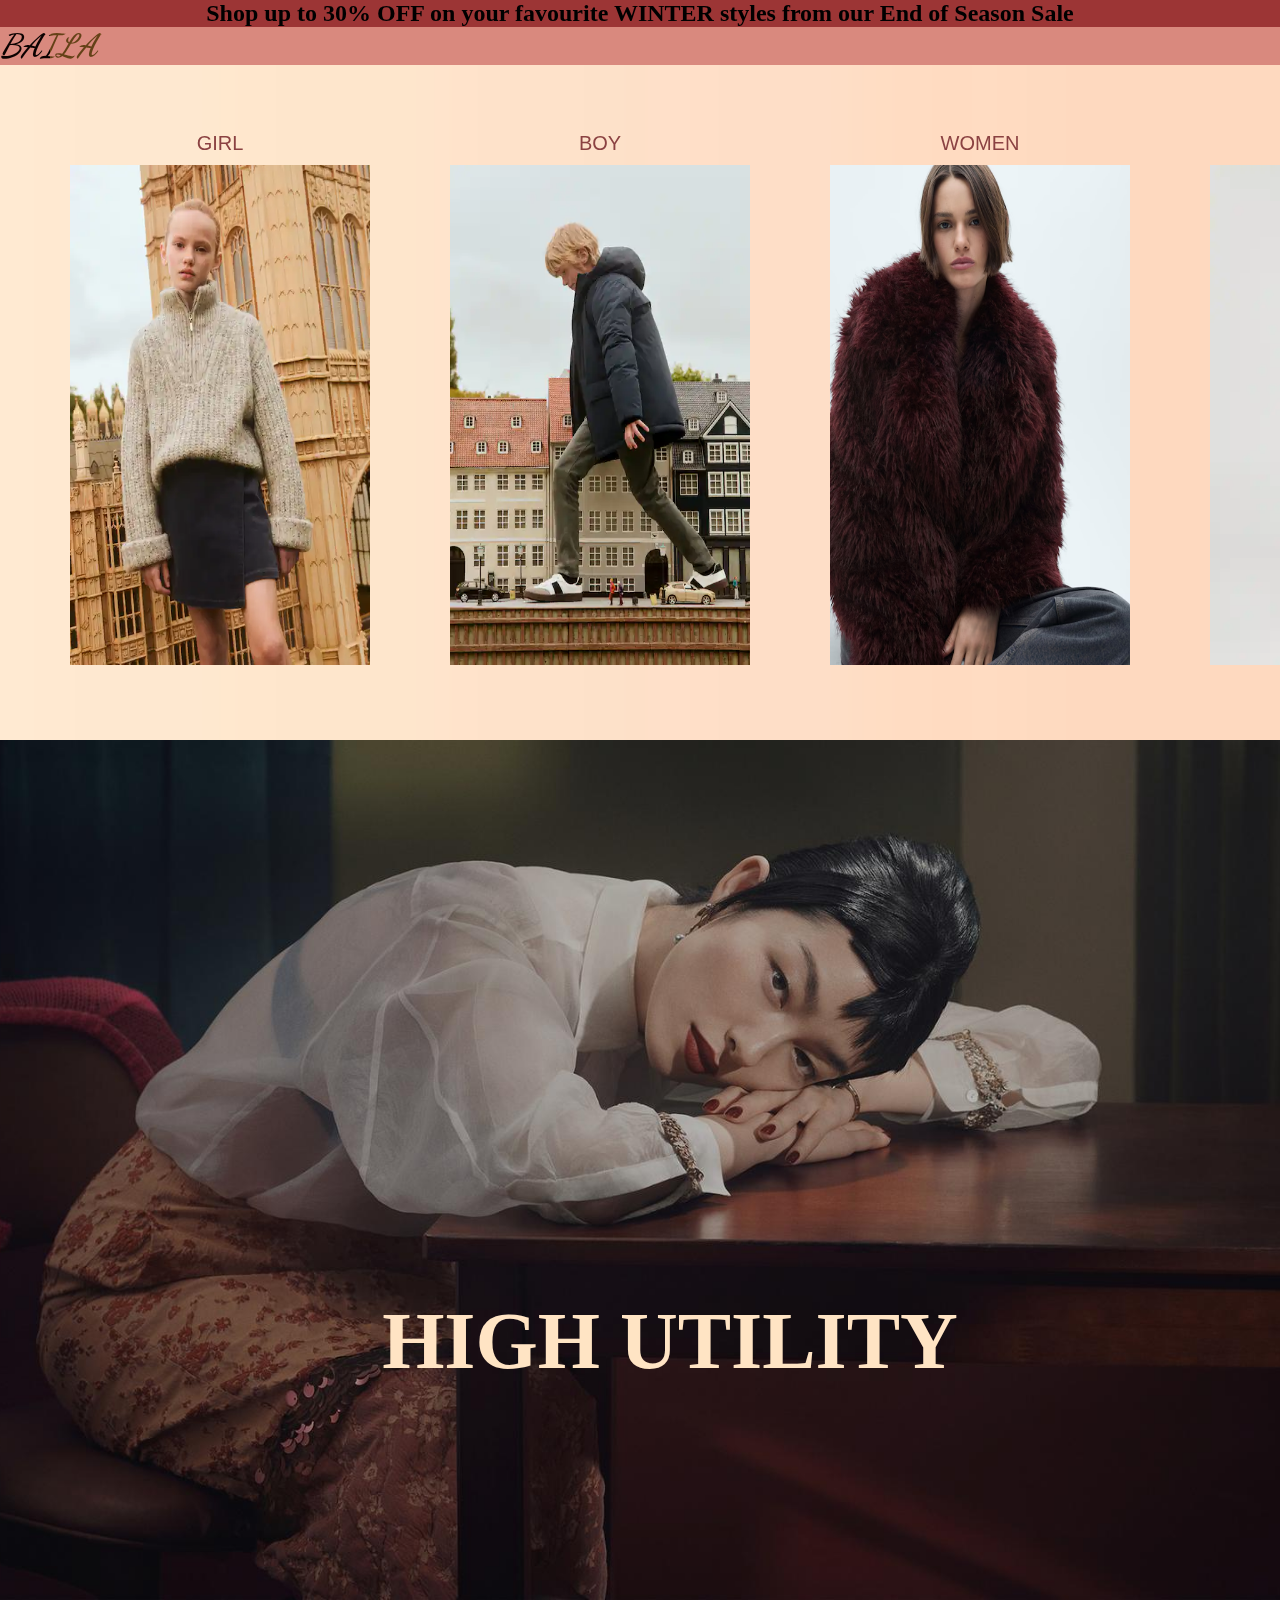
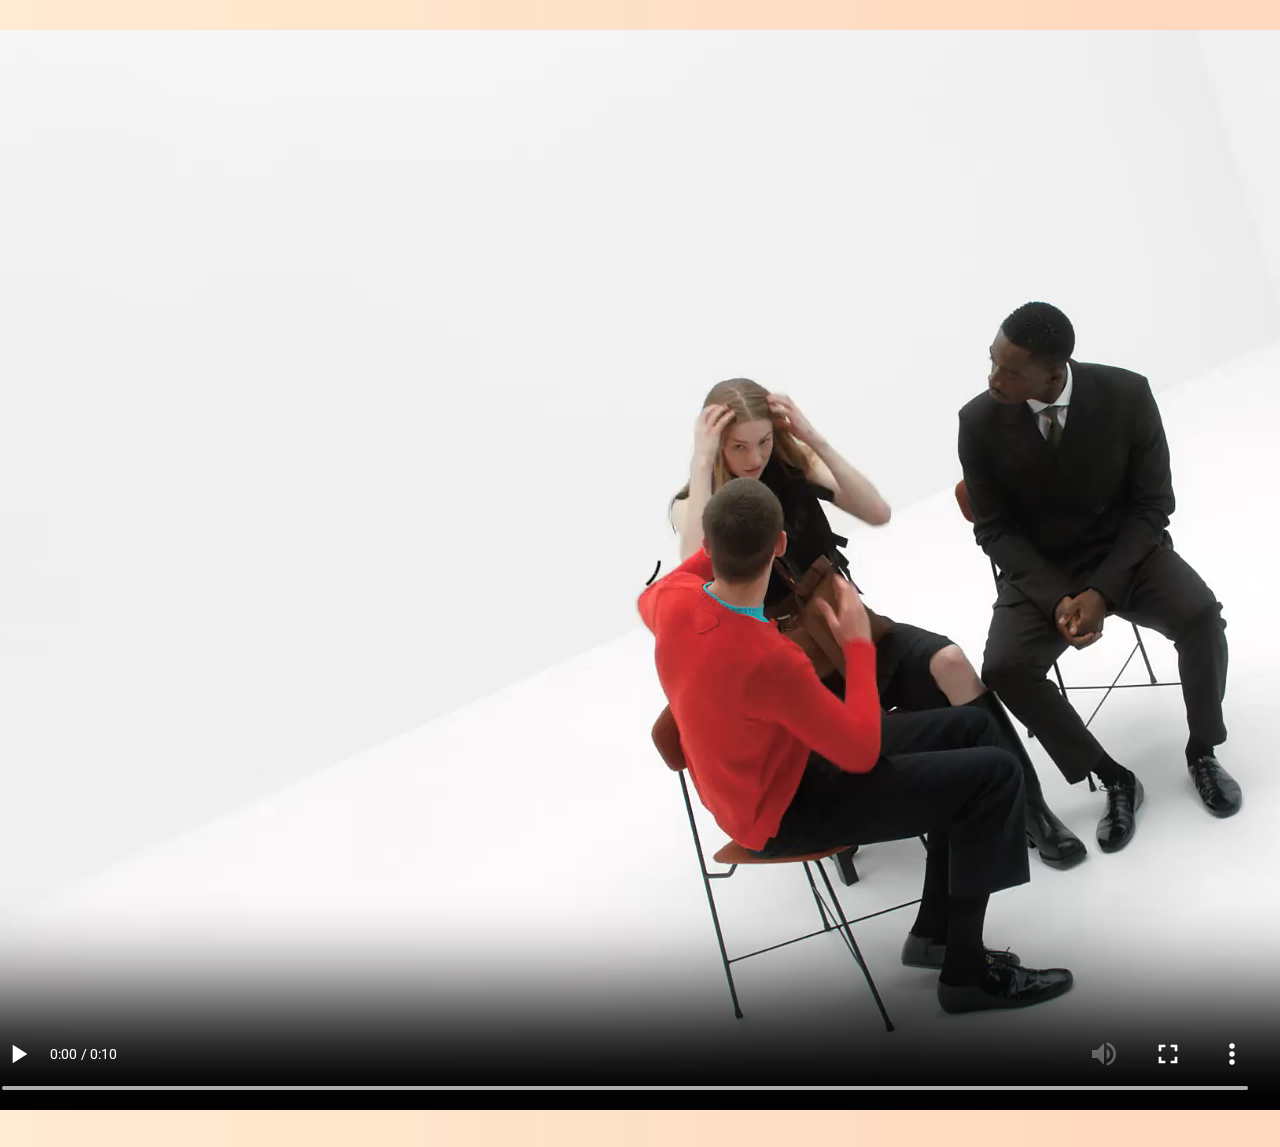
<file: project/menu.html>
<!DOCTYPE html>
<html lang="en">
<head>
    <meta charset="UTF-8">
    <meta name="viewport" content="width=device-width, initial-scale=1.0">
    <title>Document</title>
    <link rel="preconnect" href="https://fonts.googleapis.com">
<link rel="preconnect" href="https://fonts.gstatic.com" crossorigin>
<link href="https://fonts.googleapis.com/css2?family=Dancing+Script:wght@400..700&family=Jersey+15&family=Roboto:ital,wght@0,100;0,300;0,400;0,500;0,700;0,900;1,100;1,300;1,400;1,500;1,700;1,900&family=Share:ital,wght@0,400;0,700;1,400;1,700&display=swap" rel="stylesheet">
    <link rel="stylesheet" href="class-project.css">
    <style>
        body{
            background-image: url(back3.jpg);
          backdrop-filter: blur(15px);
        }
        
    </style>
</head>

<body>

    <h2>Shop up to 30% OFF on your favourite WINTER styles from our End of Season Sale</h3>
       <header>
        <h1>BAILA</h1>
       </header>
    <div class="box">
    
        <a href="girl.html">Girl
            <img src="girl13.jpg" alt="girl" class="image">
        </a>
   
        <a href="boy.html">Boy
            <img src="boy14.jpg" alt="boy" class="image">
        </a>
    
        <a href="women.html">Women
            <img src="womenm.jgp" alt="Women" class="image">
        </a>
    
        <a href="men.html">Men
            <img src="men14.jpg" alt="Men" class="image">
        </a>
    
    </div>
    <div class="section">
        <div class="content">
            <h4>HIGH UTILITY</h4>
            
        </div>
    </div>
    <div  class="vid">
        <video  controls loop autoplay>
            <source src="model.mp4">
        </video>
    </div>
    
</body>
</html>
</file>
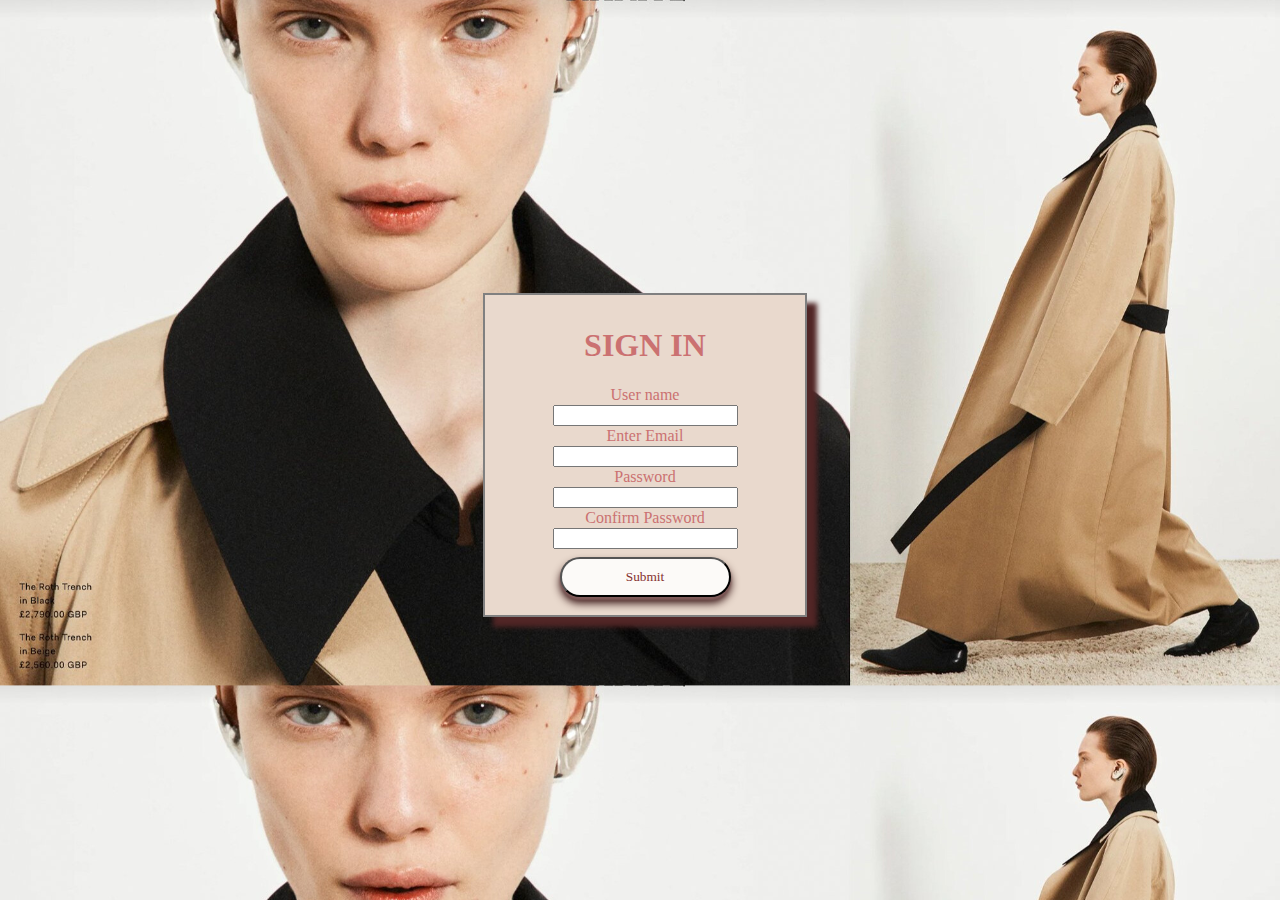
<file: project/signIn.html>
<!DOCTYPE html>
<html lang="en">
<head>
    <meta charset="UTF-8">
    <meta name="viewport" content="width=device-width, initial-scale=1.0">
    <title>Document</title>
    <link rel="stylesheet" type="text/css" href="class-project.css">
</head>
<body>
    <form method="get" action="">
        <h1>SIGN IN</h1>
        <label>User name</label>
        <input type="text" name="username">
       
        <label>Enter Email</label>
        <input type="text" >
       
        <label> Password</label>
        <input type="text">
       
        <label>Confirm Password</label>
        <input type="text">
        
        
        <button type="submit">Submit</button>
        </form>
</body>
</html>
</file>
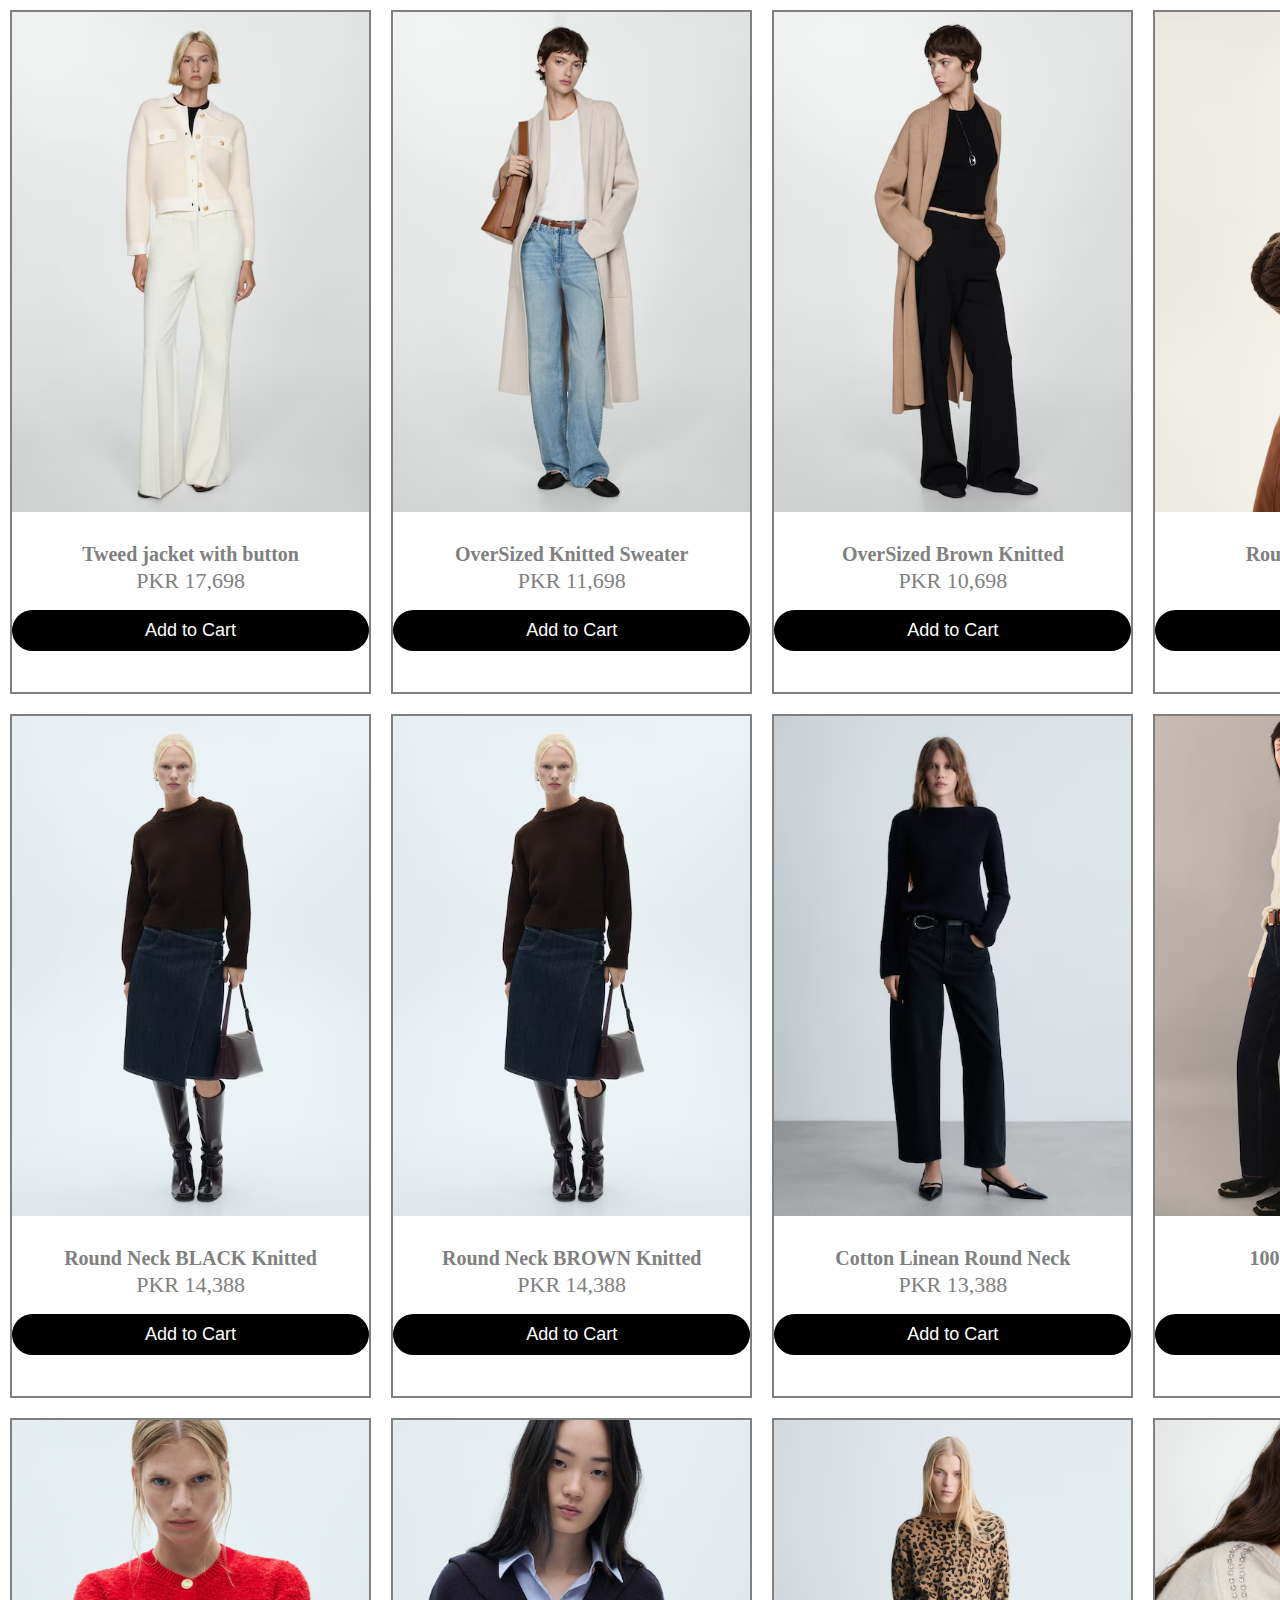
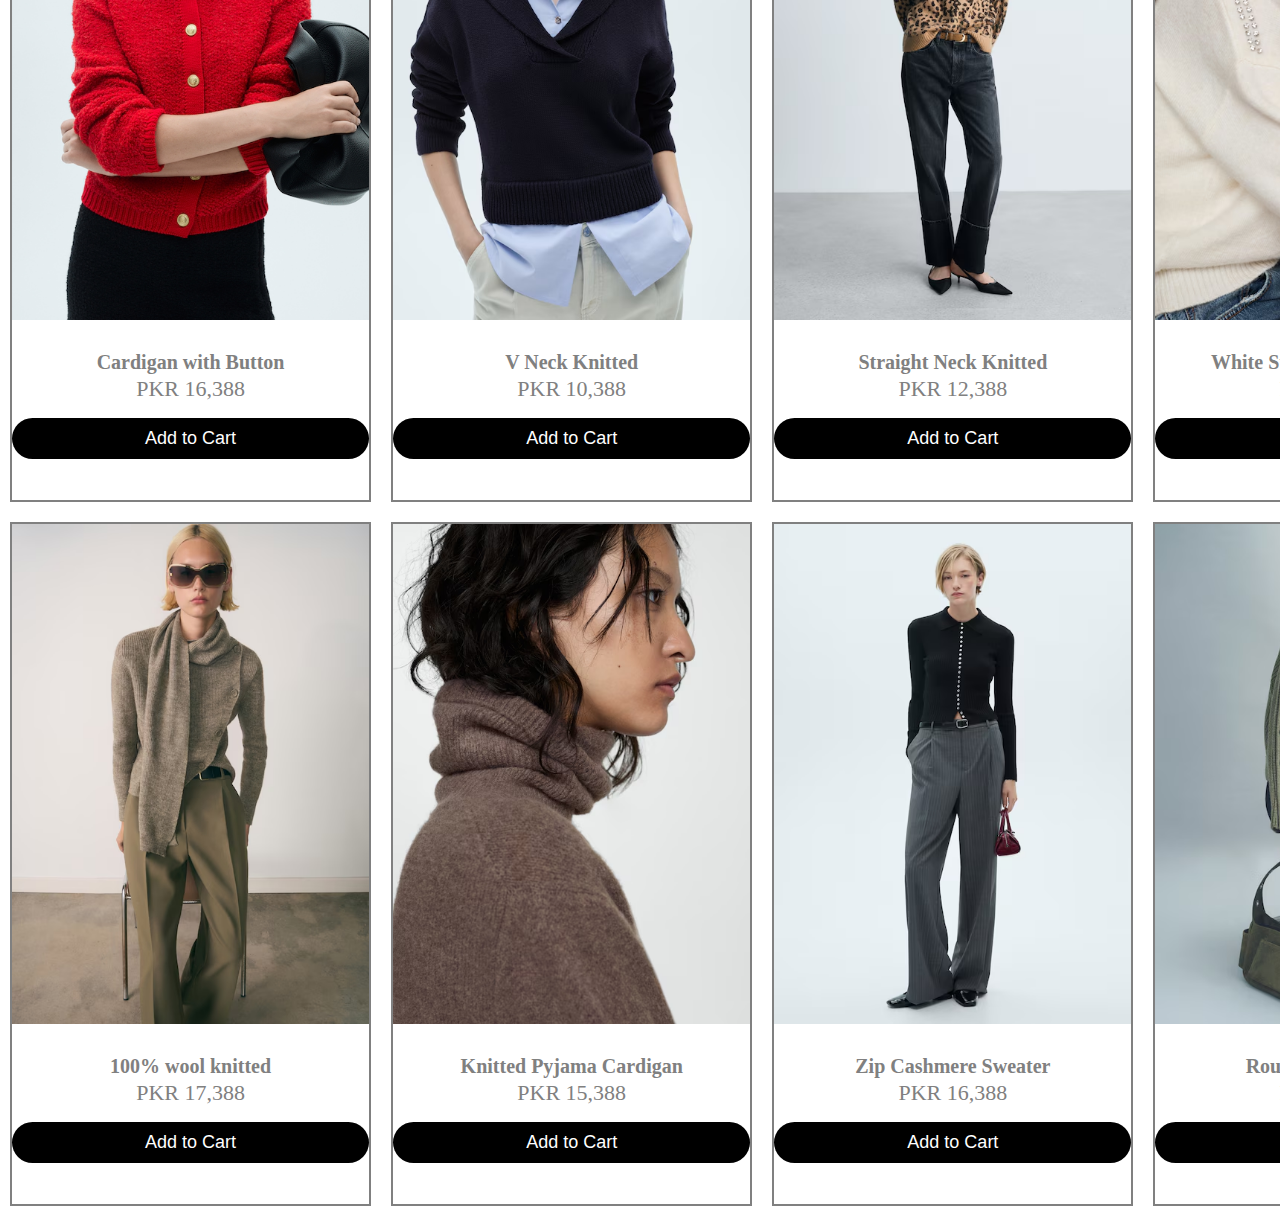
<file: project/women.html>
<!DOCTYPE html>
<html lang="en">
<head>
    <meta charset="UTF-8">
    <meta name="viewport" content="width=device-width, initial-scale=1.0">
    <title>Women</title>
    <link rel="stylesheet" href="class-project2.css">
</head>
<body>
    <div class="wdress">
        <div class="winter">
        <div class="coat">
          <img src="women1.jpg"  alt="image">
          <h4>Tweed jacket with button</h4>
          <p class="price">PKR 17,698</p>
          <p><button>
            <a href="cart.html">Add to Cart</a>
          </button></p>
        </div>
        <div class="coat">
          <img src="women2.jpg" alt="image">
          <h4>OverSized Knitted Sweater</h4>
          <p class="price">PKR 11,698</p>
          <p><button><a href="cart.html">Add to Cart</a>
          </button></p>
        </div>
        <div class="coat">
          <img src="image3.jpg" alt="image">
          <h4>OverSized Brown Knitted</h4>
          <p class="price">PKR 10,698</p>
          <p><button><a href="cart.html" >Add to Cart</a></button></p>
        </div>
        <div class="coat">
            <img src="women4.jpg"  alt="image">
            <h4>Round Neck Knitted</h4>
            <p class="price">PKR 14,388</p>
            <p><button><a href="cart.html">Add to Cart</a></button></p>
          </div>
          </div>
          <div class="winter">
          <div class="coat">
            <img src="women5.jpg" alt="image">
            <h4>Round Neck BLACK Knitted</h4>
            <p class="price">PKR 14,388</p>
            <p><button>  <a href="cart.html">Add to Cart</a></button></p>
          </div>
          <div class="coat">
            <img src="women6.jpg" alt="image">
            <h4>Round Neck BROWN Knitted</h4>
            <p class="price">PKR 14,388</p>
            <p><button>  <a href="cart.html" > Add to Cart</a></button></p>
          </div>
          <div class="coat">
            <img src="women7.jpg" alt="image">
            <h4>Cotton Linean Round Neck</h4>
            <p class="price">PKR 13,388</p>
            <p><button>  <a href="cart.html" > Add to Cart</a></button></p>
          </div>
          <div class="coat">
              <img src="women8.jpg"  alt="image">
              <h4>100% wool Sweater</h4>
              <p class="price">PKR 13,988</p>
              <p><button><a href="cart.html"> Add to Cart</a></button></p>
            </div>
            </div>
            <div class="winter">
            <div class="coat">
              <img src="women9.jpg" alt="image">
              <h4>Cardigan with Button</h4>
              <p class="price">PKR 16,388</p>
              <p><button><a href="cart.html">Add to Cart</a></button></p>
            </div>
            <div class="coat">
              <img src="women10.jpg" alt="image">
              <h4>V Neck Knitted</h4>
              <p class="price">PKR 10,388</p>
              <p><button><a href="cart.html" >Add to Cart</a></button></p>
              </div>
              <div class="coat">
                <img src="women11.jpg" alt="image">
                <h4>Straight Neck Knitted</h4>
                <p class="price">PKR 12,388</p>
                <p><button><a href="cart.html">Add to Cart</a></button></p>
              </div>
              <div class="coat">
                  <img src="women12.jpg"  alt="image">
                  <h4>White Straight Neck Knitted</h4>
                  <p class="price">PKR 17,388</p>
                  <p><button><a href="cart.html">  Add to Cart</a></button></p>
                </div>
                </div>
                <div class="winter">
                <div class="coat">
                  <img src="women13.jpg" alt="image">
                  <h4>100% wool knitted</h4>
                  <p class="price">PKR 17,388</p>
                  <p><button><a href="cart.html">Add to Cart</a></button></p>
                </div>
                <div class="coat">
                  <img src="women14.jpg" alt="image">
                  <h4>Knitted Pyjama Cardigan</h4>
                  <p class="price">PKR 15,388</p>
                  <p><button><a href="cart.html"> Add to Cart</a></button></p>
                  </div>
                  <div class="coat"> 
                    <img src="women15.jpg" alt="image">
                    <h4>Zip Cashmere Sweater</h4>
                    <p class="price">PKR 16,388</p>
                    <p><button><a href="cart.html"> Add to Cart</a></button></p>
                  </div>
                  <div class="coat">
                      <img src="women16.jpg"  alt="image">
                      <h4>Round Neck Knitted</h4>
                      <p class="price">PKR 12,388</p>
                      <p><button><a href="cart.html"> Add to Cart</a></button></p>
                    </div>
            </div>
          
      </div>
    
</body>
</html>
</file>
<file: project/class-project.css>
nav{
    margin-bottom: 15px;
    padding: 8px;
    text-align: center;
    margin-top: 0;
    
}
a{
      margin: 20px;
    justify-content: space-around;
    padding: 10px;
    font-size: 20px;
    color: rgb(139, 66, 66);
    font-family: Arial, Helvetica, sans-serif;
    text-transform: uppercase;
    text-decoration: none;
}
a:hover{
    color: #131011;
    font-size: 20px;
    transition: 2s all linear;
}
a:active{
    color: rgb(251, 220, 182);
}
 nav h1{
    text-align: left;
    font-family: "Dancing Script", serif;
    font-optical-sizing: auto;
    font-style: italic;
     color: rgb(234, 181, 181);
     font-weight: 900;
     background-image: url('download.png');
     background-clip: text;
     -webkit-text-fill-color: transparent;
     font-size: 40px;
    
     
}
main {
    text-align: right;
}
body{
    background-image: url('dd.jpg');
    background-size: cover;
    margin: 0;
    padding: 0;
    
}
form{
    text-align: center;
    border: 2px solid grey;
    padding: 10px;
    margin: 5px;
    background-color: rgb(233, 217, 205);
    font-family: 'Times New Roman', Times, serif;
    color: rgb(203, 113, 113);
    width: 300px;
    height: 300px;
    justify-content: center;
    align-items: center;
    box-shadow:10px 10px 5px #512626;
    display: grid;
    top: 50%;
    left: 50%;
    position: absolute;
    transform: translate(-50%,-50%);
}

div{
    font-size: 30px;
    padding: 30px;
    text-align: center;
    font-family: Georgia, 'Times New Roman', Times, serif;
    margin: auto;
    color: bisque;
    
    
    
}
div h1{
    background-image: url('download.png');
    background-clip: text;
    -webkit-text-fill-color: transparent;
    transition: 3s all linear;
    
}
div h1:hover{
    transform:skewX(30deg);
    transform: translateX(50px);
}
div h3{
    background-image: url('download.png');
    background-clip: text;
    -webkit-text-fill-color: transparent;
    transition: 3s all linear;
}
div h3:hover{
    transform: translateX(50px);
}
button{
    padding: 10px;
    margin: 7px;
    color: rgb(134, 48, 47);
    font-family: Georgia, 'Times New Roman', Times, serif;
    justify-content: center;
    text-align: center;
    background-color: rgb(252, 250, 248);
    border-radius: 50px;
    box-shadow: 0 3px 2px rgb(128, 91, 90), 0 6px 8px rgb(47, 12, 12);
    transition: all 0.15s ease-in-out;
}
button:hover{
    box-shadow: 0 3px 2px rgb(160, 99, 98),inset 0 6px 8px rgb(63, 17, 17);
    
}
button:active{
    top: -5px;
}
.text1{
    color: #512626;
    font-family: 'Courier New', Courier, monospace;
}
.cap
{
    margin:90px;
    color:rgb(158, 78, 54);
    text-align: center;
    top: 50%;
    left: 50%;
    align-items: center;

}
table{
     margin: auto;
     padding: 30px;
    text-align: center;
    color: #9c3535;
    width: 300px;
    height: 300px;
    border: 2px solid pink;
    top: 50%;
    left: 50%;
    justify-content: center;
    position: absolute;
    transform: translate(-50%,-50%);
    align-items: center;
    background-color:rgb(233, 217, 205) ;
    box-shadow:10px 10px 5px #512626;
    
}
.ebn{
    position: relative;
    margin: auto;
    text-align: center;
    align-items: center;
    left: 50%;

    

    
}
.box {
    display: flex;
      flex-wrap: nowrap;
       justify-content: space-between;
      align-items: center;
  }
  .image{
    width: 300px;
       height: 500px;
     margin: 5px; 
     padding: 5px;
  }
  h2{
    text-align: center;
    margin: 0;
    background-color: #9c3535;
    font-weight: 700;
    transition: 3s all linear;
  }
  h2:hover{
    transform: translateX(40px);
  }
  header h1{
    font-family: "Dancing Script", serif;
    font-optical-sizing: auto;
    font-style: italic;
    background-image: url('download.png');
    background-clip: text;
    -webkit-text-fill-color: transparent;
    margin-bottom: 7px;
    margin-top: 0;
  }
  header{
    background-color: #d9897e;
  }
.section{
    width: 100%;
    height: 800px;
    position: relative;
    background-position: center;
    background-size: cover;
    background-image: url(zara1.jpg);
    justify-content: center;
    text-align: center;
    overflow: hidden;
    animation: change 12s infinite ease-in-out;
}
.content{
    text-align: center;
    justify-content: center;
    margin-top: 390px;

    font-size: 80px;
}
@keyframes change{
    0%{
        background-image: url(hp.jpg);
        width: 98%;
    }
    20%{
        background-image: url(hp.jpg);
        width: 0%;
    }
    35%{
        background-image: url(fashion.jpg);
        width: 98%;
    }
    50%{
        background-image: url(fashion.jpg);
        width: 0%;
    }
    75%{
        background-image: url(zara1.jpg);
        width: 98%;
    }
    100%{
        background-image: url(zara1.jpg);
        width: 0%;
    }
    
}
.vid{
    width: 100%;
    height: 100%;
    overflow:hidden ;
    background-position:center ;
    background-size:cover ;
    float: right;
    margin-left: 0;
}
</file>
<file: project/class-project2.css>
body{
    margin: 0;
    
}

.wdress{
    display: flex;
    flex-wrap: wrap;
}
.coat{
   flex:1;
   margin: 10px;
   text-align: center; 
   height: 680px;
   border: 2px solid gray;
}
.winter{
    display: flex;
    flex-basis: 20%;
}
.coat img{
    height: 500px;
    width: auto;
}
.coat button{
border: none;
outline: 0;
padding: 10px;
color: #ffffff;
background-color: #000;
text-align: center;
cursor: pointer;
width: 100%;
border-radius: 50px;
font-size: 18px;
}
.coat button:hover{
    opacity: 0.7;
}
h4{
    font-size: 20px;
    color:grey ;
    margin-bottom: 0;
}
.price{
    color: grey;
    font-size: 22px;
    margin-bottom: 0;
    margin-top: 2px;
}
.top{
    margin-top: 0;
    width: 100%;
    height: 800px;
    position: relative;
    background-position: center;
    background-size: cover;
    background-image: url(zara1.jpg);
    justify-content: center;
    text-align: center;
    overflow: hidden;
    animation: change 12s infinite ease-in-out;
    z-index: 0;
}
.top1{
    text-align: center;
    justify-content: center;
    margin-top: 390px;
    color: antiquewhite;
    font-size: 80px;
    transition: 3s all ease-out;
}
.top1:hover{
 font-size: 200px;
 color: rgb(205, 198, 187);
}
@keyframes change{
    0%{
        background-image: url(hp.jpg);
    }
    25%{
        background-image: url(fashion.jpg);
    }
    50%{
        background-image: url(zara1.jpg);
    }
    75%{
        background-image: url(stock.jpg);
    }
    100%{
        background-image: url(eye.jpg);
    }
    
}

.view{
    display: flex;
    flex-wrap: nowrap;
}
.checkbox{
    font-size: 30px;
}
.Image1{
    width: 100%;
    height: auto;
}
ul li{
    list-style: none;
    
    padding: 7px;
    font-size: 20px;
    font-style: oblique;

}
ul li a{
    text-decoration: none;
    color: #ffffff;
    font-family: 'Lucida Sans', 'Lucida Sans Regular', 'Lucida Grande', 'Lucida Sans Unicode', Geneva, Verdana, sans-serif;

    
}
ul li a:hover{
    color: antiquewhite;
}
.menu{
    background-color: rgb(30, 9, 9);
     
    display: inline-block;
    
    

}
.change{
    display: none;
    font-family: cursive;
    padding:20px ;
    font-weight: 900;
}
.dropdowm{
    position: absolute;
    display: none;
    font-family: cursive;
    top: 100%;
    left: 0;
    border: 1px solid #ccc;
    z-index: -1;
}
.menu:hover .dropdowm{
    display: block;
}

.icon{
    cursor: pointer;
    font-size: 34px;
    left: 30px;
    
}

h1{
color: #ffffff;
text-align: center;
margin-bottom: 30px;
font-size: 30px;
}
.fa-solid{
    font-size: 20px;
    color: #ffffff;
    text-align: center;
}
button a{
    text-decoration: none;
    color: #ffffff;
}
</file>
<file: project/cart.css>
body{
    margin: 0;
    padding: 0;
    background-image: url(light.jpg);
    background-size:cover ;
   backdrop-filter:blur(7px) ;
    
}
form{
    display: flex;
    flex-direction: column;
    justify-content: center;
    
    margin: auto;
    box-sizing: content-box;
    flex-wrap:nowrap;
    font-weight: 900;
    font-family: 'Times New Roman', Times, serif;
    width: 30%;
    color: rgb(56, 13, 13);
    font-weight: 900;
    font-size: 20px;
    
}
input , select{
    flex-basis: 50%;
   
    margin:5px;
    padding: 10px;
    background-color: #f5f5f5;
    border-radius: 10px;
    border: 3px solid gray;
}
button{
    margin: 30px;
    padding: 10px;
    border-radius:60px ;
    background-color: rgb(42, 7, 7);
    color: aliceblue;
   font-size: large;
}
button:hover{
    background-color: gray;
}
h4{
    font-size: 30px;
    text-align: center;
    font-family: 'Lucida Sans', 'Lucida Sans Regular', 'Lucida Grande', 'Lucida Sans Unicode', Geneva, Verdana, sans-serif;
    
}


h2{
    margin-top: 50px;
    font-family: Georgia, 'Times New Roman', Times, serif;
}
h1{
    

    text-align: left;
    font-family: "Dancing Script", serif;
    font-optical-sizing: auto;
    font-style: italic;
     color: rgb(234, 181, 181);
     font-weight: 900;
     background-image: url('download.png');
     background-clip: text;
     -webkit-text-fill-color: transparent;
     font-size: 40px;
}
label{
    margin: 10px;
}
.bank{
    height: 200px;
    width: 300px;
    margin: auto;
    
}
.col-25{
    position: relative;
    top: 50%;
    left: 80%;
    translate: calc(50% , 50%);
    border: 1px solid saddlebrown;
    margin: 10px;
    padding:0 30px 0 30px;
    background-color: #f5f5f5;
}
.inline{
    display: block;
}
.inline .col-25{
     display: inline-block;
    position: absolute;
    top: 60%;
    left:80%;
}
.price{
    margin-left: 40px;
    float: right;
    color: #000;
}
p a{
    text-decoration: none;
    color: rgb(117, 27, 27);
    font-weight: 800;
    font-size: 20px;
}
p{
    color: rgb(114, 39, 39);
    font-size:20px ;
    font-weight: 800;
}
a{
    text-decoration: none;
    color: #000;
}
</file>
